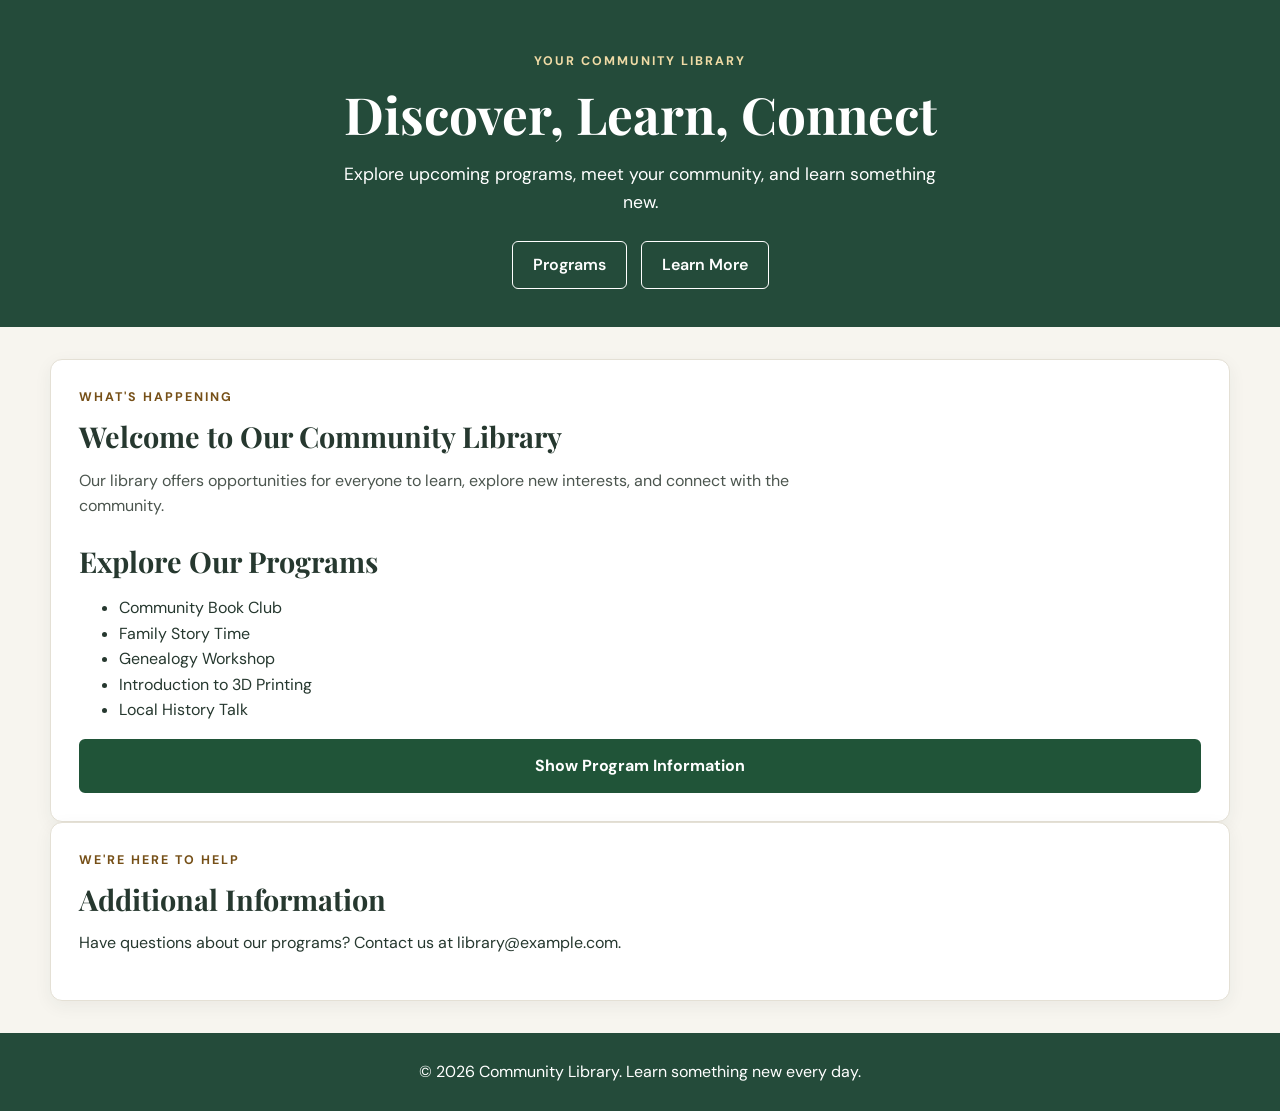
<file: exercise-10.html>
<!DOCTYPE html>
<html lang="en">
<head>
    <meta charset="UTF-8">
    <meta name="viewport" content="width=device-width, initial-scale=1.0">
    <meta name="description" content="Explore community library programs and learn more about upcoming events.">

    <title>Library Programs | Community Library</title>

    <link rel="stylesheet" href="exercise09.css">

    <link rel="preconnect" href="https://fonts.googleapis.com">
    <link rel="preconnect" href="https://fonts.gstatic.com" crossorigin>
    <link href="https://fonts.googleapis.com/css2?family=DM+Sans:wght@400;500;600;700&family=Playfair+Display:wght@600;700&display=swap" rel="stylesheet">

    <script src="script.js" defer></script>
</head>

<body>

    <a class="skip-link" href="#main-content">Skip to main content</a>

    <header id="main-header">
        <div class="header-content">
            <p class="eyebrow">YOUR COMMUNITY LIBRARY</p>

            <h1 id="main-heading">Discover, Learn, Connect</h1>

            <p class="header-description">
                Explore upcoming programs, meet your community, and learn something new.
            </p>

            <nav aria-label="Main navigation">
                <ul class="navigation">
                    <li><a href="#programs">Programs</a></li>
                    <li><a href="#information">Learn More</a></li>
                </ul>
            </nav>
        </div>
    </header>

    <main id="main-content" class="page-container">

        <section id="programs" class="content-box">
            <p class="eyebrow">WHAT'S HAPPENING</p>

            <h2>Welcome to Our Community Library</h2>

            <p class="section-intro">
                Our library offers opportunities for everyone to learn,
                explore new interests, and connect with the community.
            </p>

            <h2>Explore Our Programs</h2>

            <ul>
                <li>Community Book Club</li>
                <li>Family Story Time</li>
                <li>Genealogy Workshop</li>
                <li>Introduction to 3D Printing</li>
                <li>Local History Talk</li>
            </ul>

            <button type="button" id="info-button" aria-expanded="false" aria-controls="extra-info">
                Show Program Information
            </button>

            <div id="extra-info" hidden>
                <h2>Why Join Our Programs?</h2>

                <p>
                    Library programs are a great way to meet new people,
                    develop new skills, and discover something interesting.
                    There are activities for children, teens, adults, and families.
                </p>

                <p>
                    Everyone is welcome! We look forward to seeing you
                    at our next community event.
                </p>
            </div>
        </section>

        <section id="information" class="content-box">
            <p class="eyebrow">WE'RE HERE TO HELP</p>

            <h2>Additional Information</h2>

            <p>
                Have questions about our programs?
                Contact us at library@example.com.
            </p>
        </section>

    </main>

    <footer class="site-footer">
        <p>&copy; 2026 Community Library. Learn something new every day.</p>
    </footer>

</body>
</html>
</file>
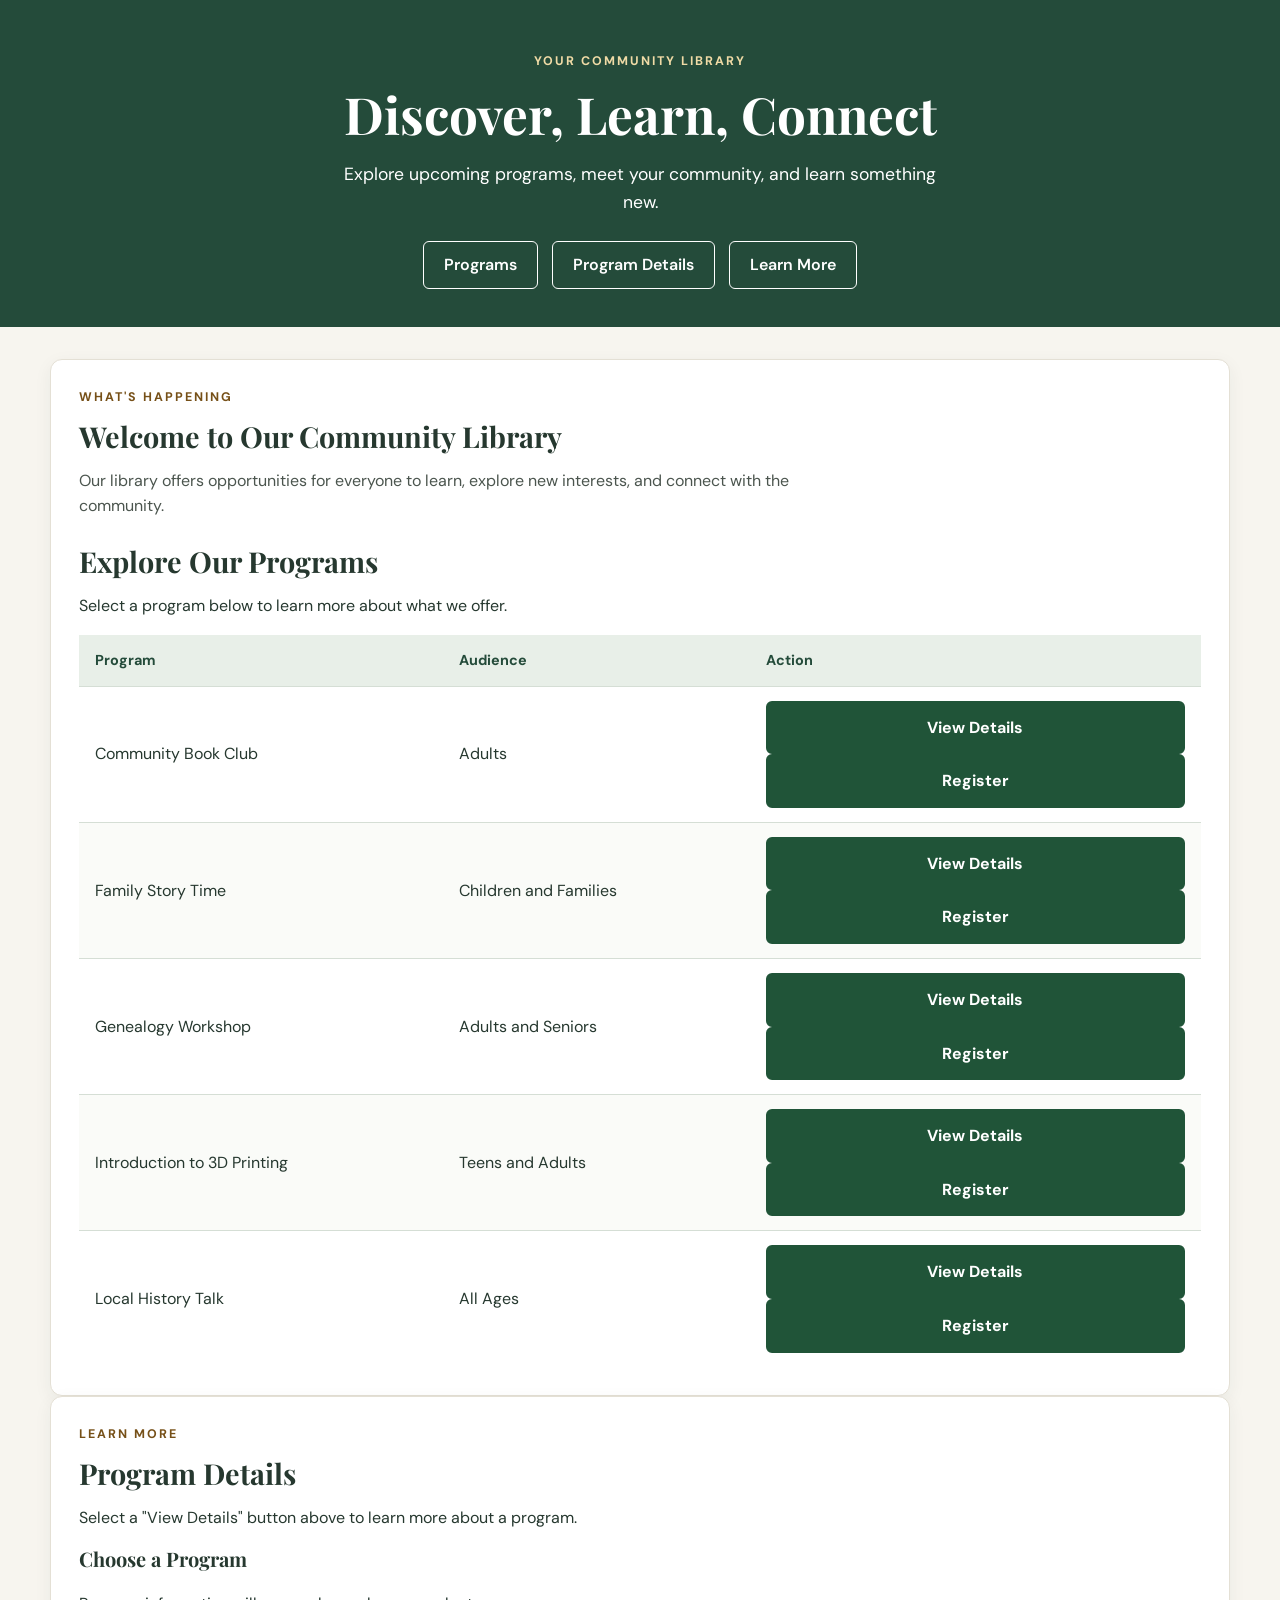
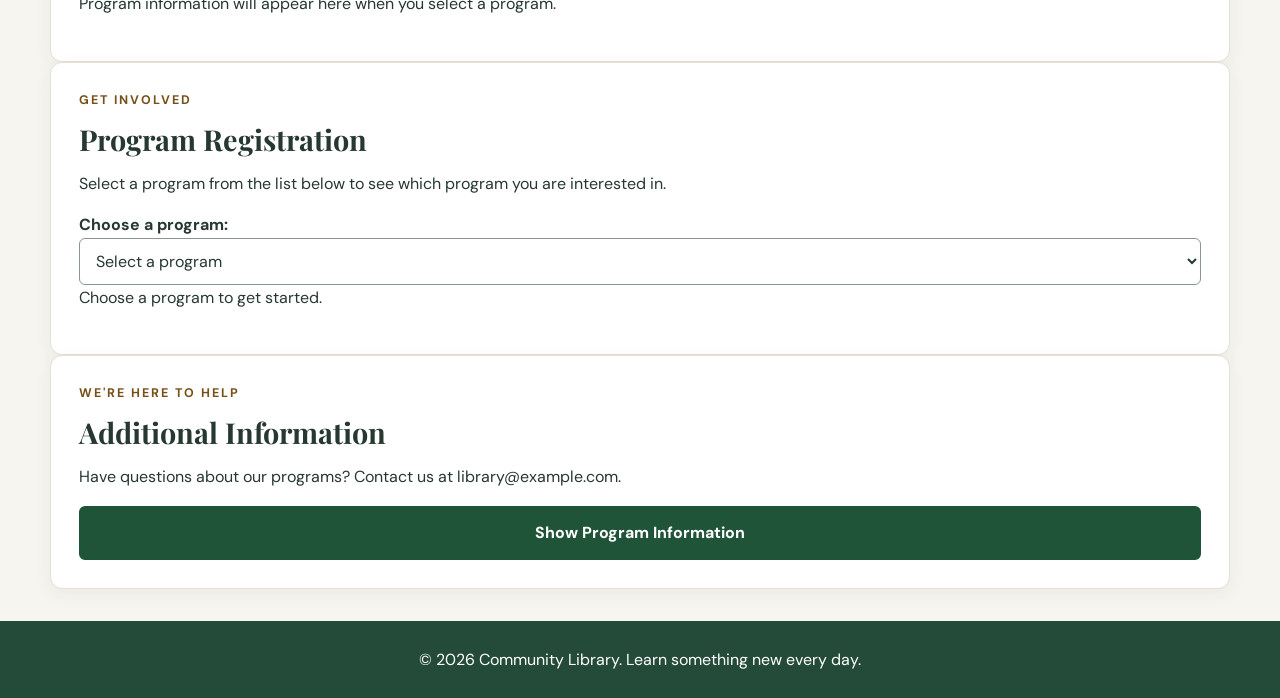
<file: exercise-11.html>
<!DOCTYPE html>
<html lang="en">
<head>
    <meta charset="UTF-8">
    <meta name="viewport" content="width=device-width, initial-scale=1.0">
    <meta name="description" content="Explore community library programs and learn more about upcoming events.">

    <title>Library Programs | Community Library</title>

    <link rel="stylesheet" href="exercise09.css">

    <link rel="preconnect" href="https://fonts.googleapis.com">
    <link rel="preconnect" href="https://fonts.gstatic.com" crossorigin>
    <link href="https://fonts.googleapis.com/css2?family=DM+Sans:wght@400;500;600;700&family=Playfair+Display:wght@600;700&display=swap" rel="stylesheet">

    <script src="script.js" defer></script>
</head>

<body>

    <a class="skip-link" href="#main-content">Skip to main content</a>

    <header id="main-header">
        <div class="header-content">
            <p class="eyebrow">YOUR COMMUNITY LIBRARY</p>

            <h1 id="main-heading">Discover, Learn, Connect</h1>

            <p class="header-description">
                Explore upcoming programs, meet your community, and learn something new.
            </p>

            <nav aria-label="Main navigation">
                <ul class="navigation">
                    <li><a href="#programs">Programs</a></li>
                    <li><a href="#program-details">Program Details</a></li>
                    <li><a href="#information">Learn More</a></li>
                </ul>
            </nav>
        </div>
    </header>

    <main id="main-content" class="page-container">

        <section id="programs" class="content-box">

            <p class="eyebrow">WHAT'S HAPPENING</p>

            <h2>Welcome to Our Community Library</h2>

            <p class="section-intro">
                Our library offers opportunities for everyone to learn,
                explore new interests, and connect with the community.
            </p>

            <h2>Explore Our Programs</h2>

            <p>
                Select a program below to learn more about what we offer.
            </p>

            <table>
                <thead>
                    <tr>
                        <th>Program</th>
                        <th>Audience</th>
                        <th>Action</th>
                    </tr>
                </thead>

                <tbody>
                    <tr>
                        <td>Community Book Club</td>
                        <td>Adults</td>
                        <td>
                            <button type="button" class="details-button"
                                data-program="book-club">
                                View Details
                            </button>
                            <button type="button" class="register-button"
                                data-program="book-club">
                                Register
                            </button>
                        </td>
                    </tr>

                    <tr>
                        <td>Family Story Time</td>
                        <td>Children and Families</td>
                        <td>
                            <button type="button" class="details-button"
                                data-program="story-time">
                                View Details
                            </button>
                            <button type="button" class="register-button"
                                data-program="story-time">
                                Register
                            </button>
                        </td>
                    </tr>

                    <tr>
                        <td>Genealogy Workshop</td>
                        <td>Adults and Seniors</td>
                        <td>
                            <button type="button" class="details-button"
                                data-program="genealogy">
                                View Details
                            </button>
                            <button type="button" class="register-button"
                                data-program="genealogy">
                                Register
                            </button>
                        </td>
                    </tr>

                    <tr>
                        <td>Introduction to 3D Printing</td>
                        <td>Teens and Adults</td>
                        <td>
                            <button type="button" class="details-button"
                                data-program="printing">
                                View Details
                            </button>
                            <button type="button" class="register-button"
                                data-program="printing">
                                Register
                            </button>
                        </td>
                    </tr>

                    <tr>
                        <td>Local History Talk</td>
                        <td>All Ages</td>
                        <td>
                            <button type="button" class="details-button"
                                data-program="history">
                                View Details
                            </button>
                            <button type="button" class="register-button"
                                data-program="history">
                                Register
                            </button>
                        </td>
                    </tr>
                </tbody>
            </table>

        </section>

        <!-- PROGRAM DETAILS SECTION -->

        <section id="program-details" class="content-box">

            <p class="eyebrow">LEARN MORE</p>

            <h2>Program Details</h2>

            <p>
                Select a "View Details" button above to learn more about a program.
            </p>

            <h3 id="program-title">Choose a Program</h3>

            <p id="program-description">
                Program information will appear here when you select a program.
            </p>

            <p id="program-audience"></p>

            <p id="program-bring"></p>

        </section>

        <!-- REGISTRATION SECTION -->

        <section id="registration" class="content-box">

            <p class="eyebrow">GET INVOLVED</p>

            <h2>Program Registration</h2>

            <p>
                Select a program from the list below to see which program
                you are interested in.
            </p>

            <form id="registration-form">

                <label for="program-select">Choose a program:</label>

                <select id="program-select" name="program">
                    <option value="">Select a program</option>
                    <option value="book-club">Community Book Club</option>
                    <option value="story-time">Family Story Time</option>
                    <option value="genealogy">Genealogy Workshop</option>
                    <option value="printing">Introduction to 3D Printing</option>
                    <option value="history">Local History Talk</option>
                </select>

                <p id="registration-message">
                    Choose a program to get started.
                </p>

            </form>

        </section>

        <section id="information" class="content-box">

            <p class="eyebrow">WE'RE HERE TO HELP</p>

            <h2>Additional Information</h2>

            <p>
                Have questions about our programs?
                Contact us at library@example.com.
            </p>

            <button type="button" id="info-button"
                aria-expanded="false" aria-controls="extra-info">
                Show Program Information
            </button>

            <div id="extra-info" hidden>

                <h2>Why Join Our Programs?</h2>

                <p>
                    Library programs are a great way to meet new people,
                    develop new skills, and discover something interesting.
                    There are activities for children, teens, adults, and families.
                </p>

                <p>
                    Everyone is welcome! We look forward to seeing you
                    at our next community event.
                </p>

            </div>

        </section>

    </main>

    <footer class="site-footer">
        <p>&copy; 2026 Community Library. Learn something new every day.</p>
    </footer>

</body>
</html>
</file>
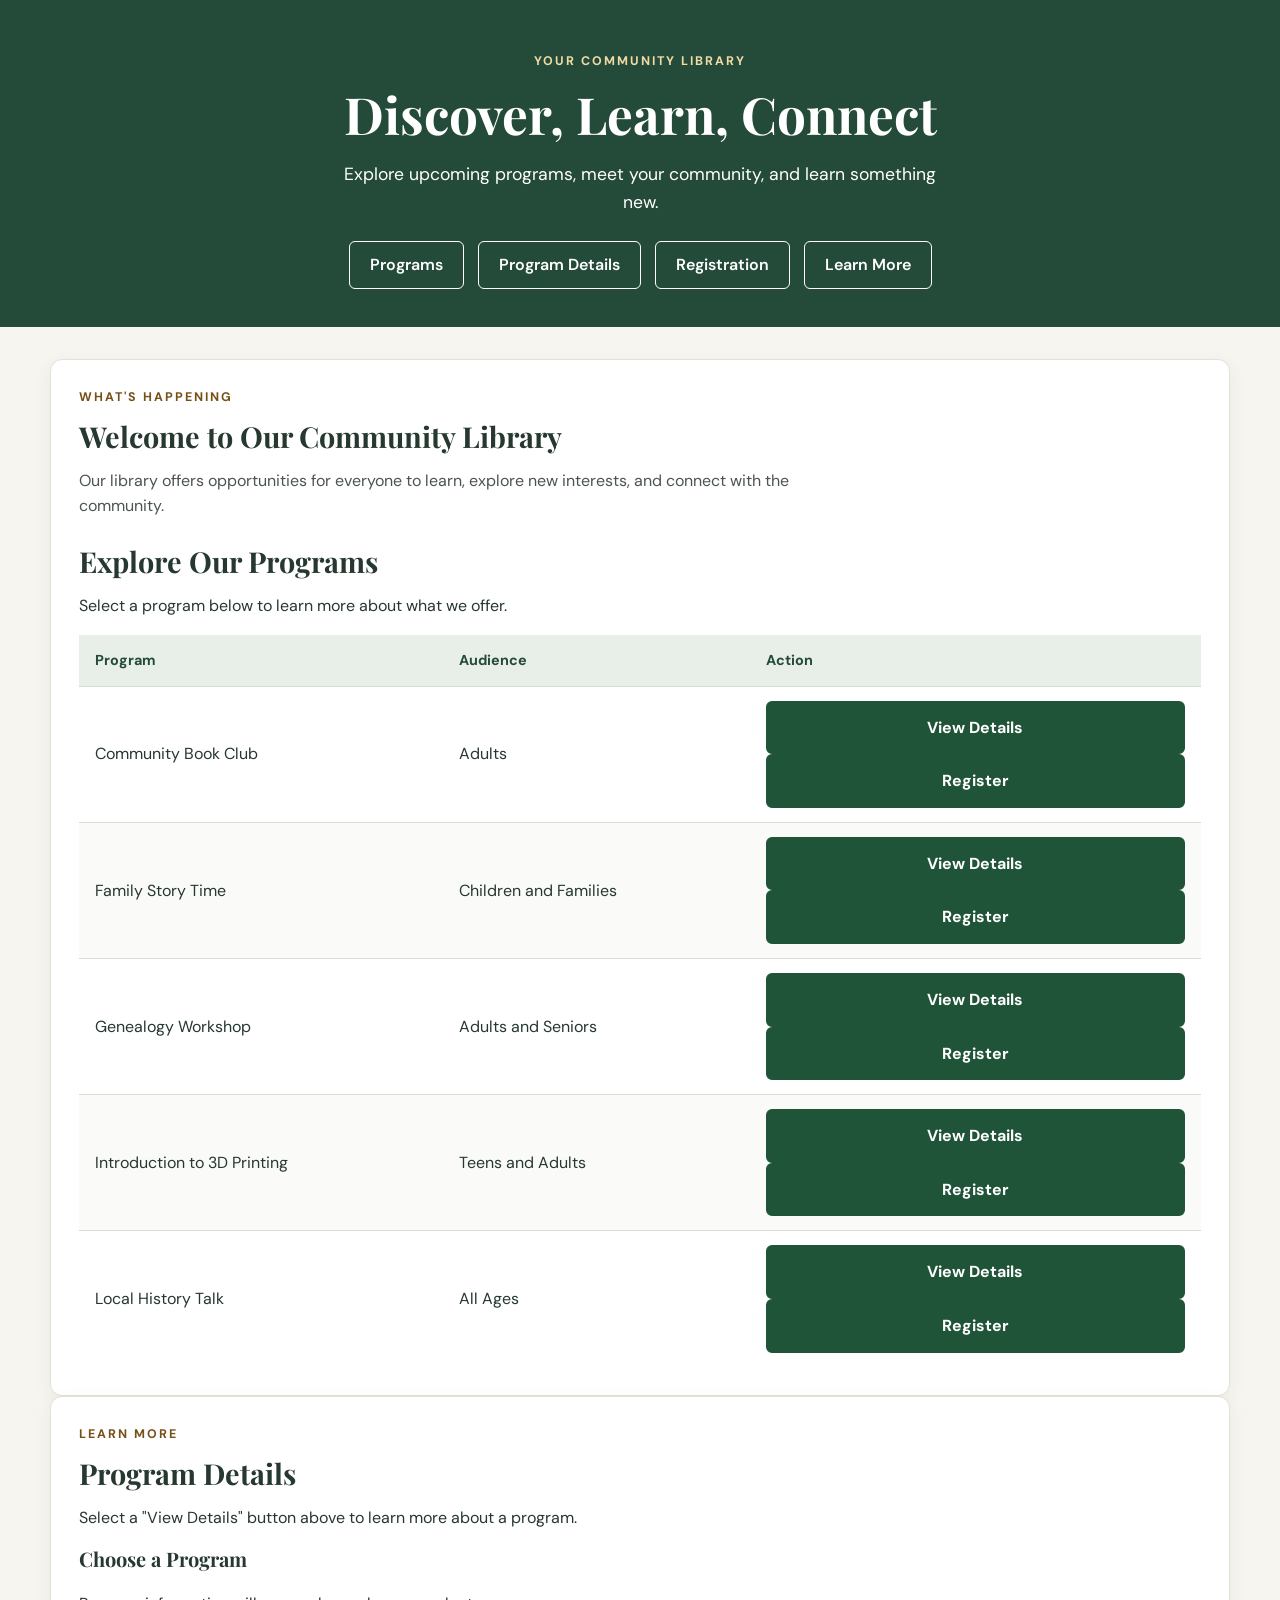
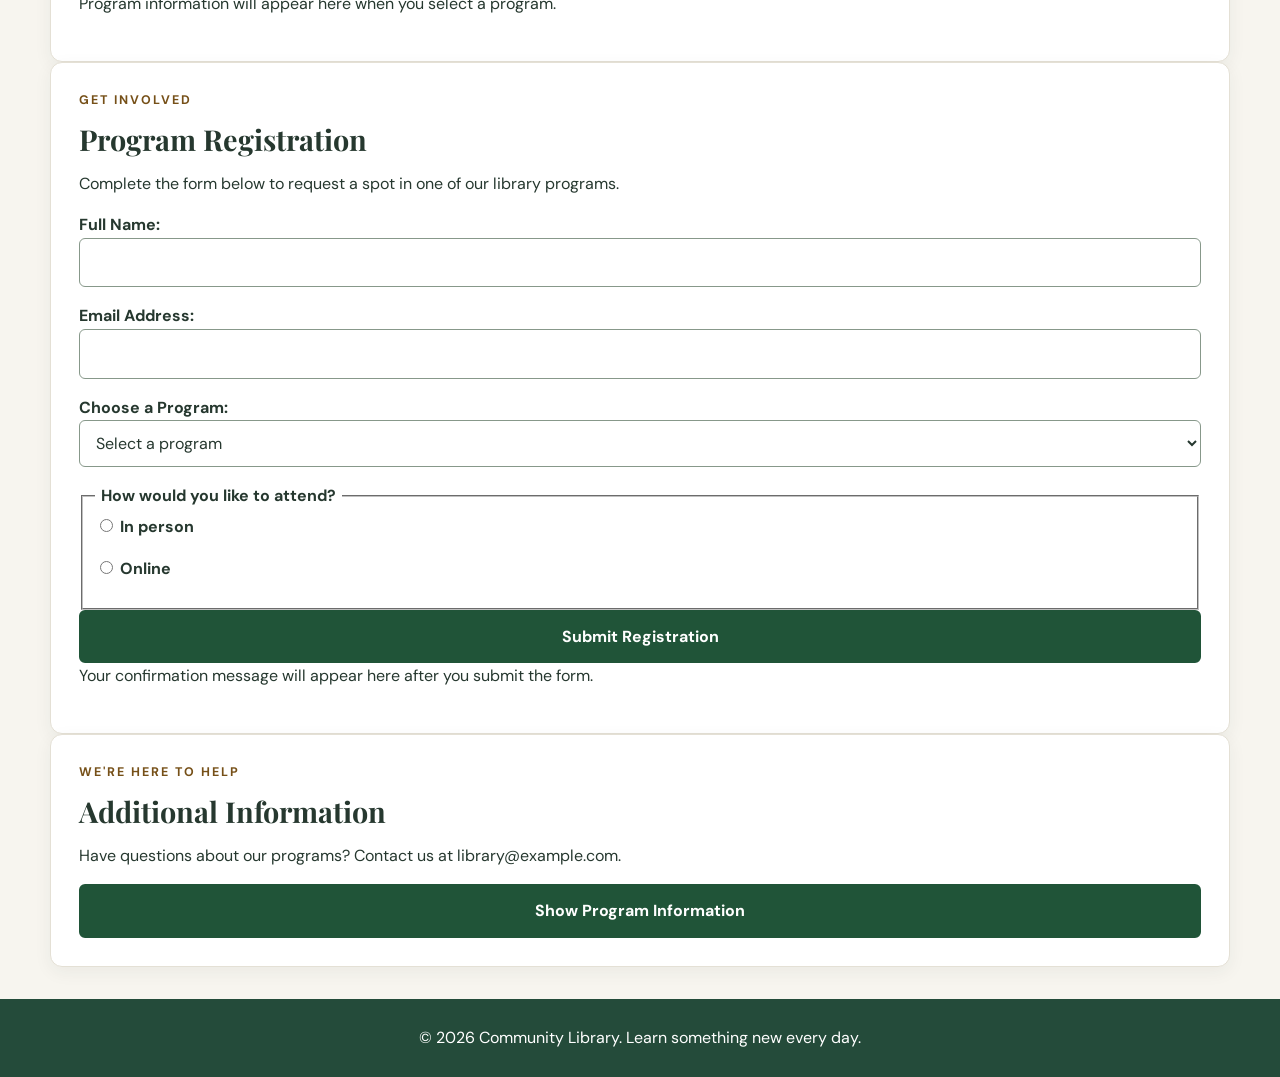
<file: exercise-12.html>
<!DOCTYPE html>
<html lang="en">
<head>
    <meta charset="UTF-8">
    <meta name="viewport" content="width=device-width, initial-scale=1.0">
    <meta name="description" content="Explore community library programs and learn more about upcoming events.">

    <title>Library Programs | Community Library</title>

    <link rel="stylesheet" href="exercise09.css">

    <link rel="preconnect" href="https://fonts.googleapis.com">
    <link rel="preconnect" href="https://fonts.gstatic.com" crossorigin>
    <link href="https://fonts.googleapis.com/css2?family=DM+Sans:wght@400;500;600;700&family=Playfair+Display:wght@600;700&display=swap" rel="stylesheet">

    <script src="script.js" defer></script>
</head>

<body>

    <a class="skip-link" href="#main-content">Skip to main content</a>

    <header id="main-header">
        <div class="header-content">
            <p class="eyebrow">YOUR COMMUNITY LIBRARY</p>

            <h1 id="main-heading">Discover, Learn, Connect</h1>

            <p class="header-description">
                Explore upcoming programs, meet your community, and learn something new.
            </p>

            <nav aria-label="Main navigation">
                <ul class="navigation">
                    <li><a href="#programs">Programs</a></li>
                    <li><a href="#program-details">Program Details</a></li>
                    <li><a href="#registration">Registration</a></li>
                    <li><a href="#information">Learn More</a></li>
                </ul>
            </nav>
        </div>
    </header>

    <main id="main-content" class="page-container">

        <section id="programs" class="content-box">

            <p class="eyebrow">WHAT'S HAPPENING</p>

            <h2>Welcome to Our Community Library</h2>

            <p class="section-intro">
                Our library offers opportunities for everyone to learn,
                explore new interests, and connect with the community.
            </p>

            <h2>Explore Our Programs</h2>

            <p>
                Select a program below to learn more about what we offer.
            </p>

            <table>
                <thead>
                    <tr>
                        <th>Program</th>
                        <th>Audience</th>
                        <th>Action</th>
                    </tr>
                </thead>

                <tbody>
                    <tr>
                        <td>Community Book Club</td>
                        <td>Adults</td>
                        <td>
                            <button type="button" class="details-button"
                                data-program="book-club">
                                View Details
                            </button>

                            <button type="button" class="register-button"
                                data-program="book-club">
                                Register
                            </button>
                        </td>
                    </tr>

                    <tr>
                        <td>Family Story Time</td>
                        <td>Children and Families</td>
                        <td>
                            <button type="button" class="details-button"
                                data-program="story-time">
                                View Details
                            </button>

                            <button type="button" class="register-button"
                                data-program="story-time">
                                Register
                            </button>
                        </td>
                    </tr>

                    <tr>
                        <td>Genealogy Workshop</td>
                        <td>Adults and Seniors</td>
                        <td>
                            <button type="button" class="details-button"
                                data-program="genealogy">
                                View Details
                            </button>

                            <button type="button" class="register-button"
                                data-program="genealogy">
                                Register
                            </button>
                        </td>
                    </tr>

                    <tr>
                        <td>Introduction to 3D Printing</td>
                        <td>Teens and Adults</td>
                        <td>
                            <button type="button" class="details-button"
                                data-program="printing">
                                View Details
                            </button>

                            <button type="button" class="register-button"
                                data-program="printing">
                                Register
                            </button>
                        </td>
                    </tr>

                    <tr>
                        <td>Local History Talk</td>
                        <td>All Ages</td>
                        <td>
                            <button type="button" class="details-button"
                                data-program="history">
                                View Details
                            </button>

                            <button type="button" class="register-button"
                                data-program="history">
                                Register
                            </button>
                        </td>
                    </tr>
                </tbody>
            </table>

        </section>

        <!-- PROGRAM DETAILS SECTION -->

        <section id="program-details" class="content-box">

            <p class="eyebrow">LEARN MORE</p>

            <h2>Program Details</h2>

            <p>
                Select a "View Details" button above to learn more about a program.
            </p>

            <h3 id="program-title">Choose a Program</h3>

            <p id="program-description">
                Program information will appear here when you select a program.
            </p>

            <p id="program-audience"></p>

            <p id="program-bring"></p>

        </section>

        <!-- REGISTRATION SECTION -->

        <section id="registration" class="content-box">

            <p class="eyebrow">GET INVOLVED</p>

            <h2>Program Registration</h2>

            <p>
                Complete the form below to request a spot in one of our library programs.
            </p>

            <form id="registration-form">

                <p>
                    <label for="name">Full Name:</label>
                    <input type="text" id="name" name="name" required>
                </p>

                <p>
                    <label for="email">Email Address:</label>
                    <input type="email" id="email" name="email" required>
                </p>

                <p>
                    <label for="program-select">Choose a Program:</label>

                    <select id="program-select" name="program" required>
                        <option value="">Select a program</option>
                        <option value="book-club">Community Book Club</option>
                        <option value="story-time">Family Story Time</option>
                        <option value="genealogy">Genealogy Workshop</option>
                        <option value="printing">Introduction to 3D Printing</option>
                        <option value="history">Local History Talk</option>
                    </select>
                </p>

                <fieldset>
                    <legend>How would you like to attend?</legend>

                    <p>
                        <input type="radio" id="in-person"
                            name="attendance" value="in person" required>
                        <label for="in-person">In person</label>
                    </p>

                    <p>
                        <input type="radio" id="online"
                            name="attendance" value="online">
                        <label for="online">Online</label>
                    </p>
                </fieldset>

                <button type="submit">Submit Registration</button>

            </form>

            <p id="registration-message" aria-live="polite">
                Your confirmation message will appear here after you submit the form.
            </p>

        </section>

        <!-- ADDITIONAL INFORMATION SECTION -->

        <section id="information" class="content-box">

            <p class="eyebrow">WE'RE HERE TO HELP</p>

            <h2>Additional Information</h2>

            <p>
                Have questions about our programs?
                Contact us at library@example.com.
            </p>

            <button type="button" id="info-button"
                aria-expanded="false" aria-controls="extra-info">
                Show Program Information
            </button>

            <div id="extra-info" hidden>

                <h2>Why Join Our Programs?</h2>

                <p>
                    Library programs are a great way to meet new people,
                    develop new skills, and discover something interesting.
                    There are activities for children, teens, adults, and families.
                </p>

                <p>
                    Everyone is welcome! We look forward to seeing you
                    at our next community event.
                </p>

            </div>

        </section>

    </main>

    <footer class="site-footer">
        <p>&copy; 2026 Community Library. Learn something new every day.</p>
    </footer>

</body>
</html>
</file>
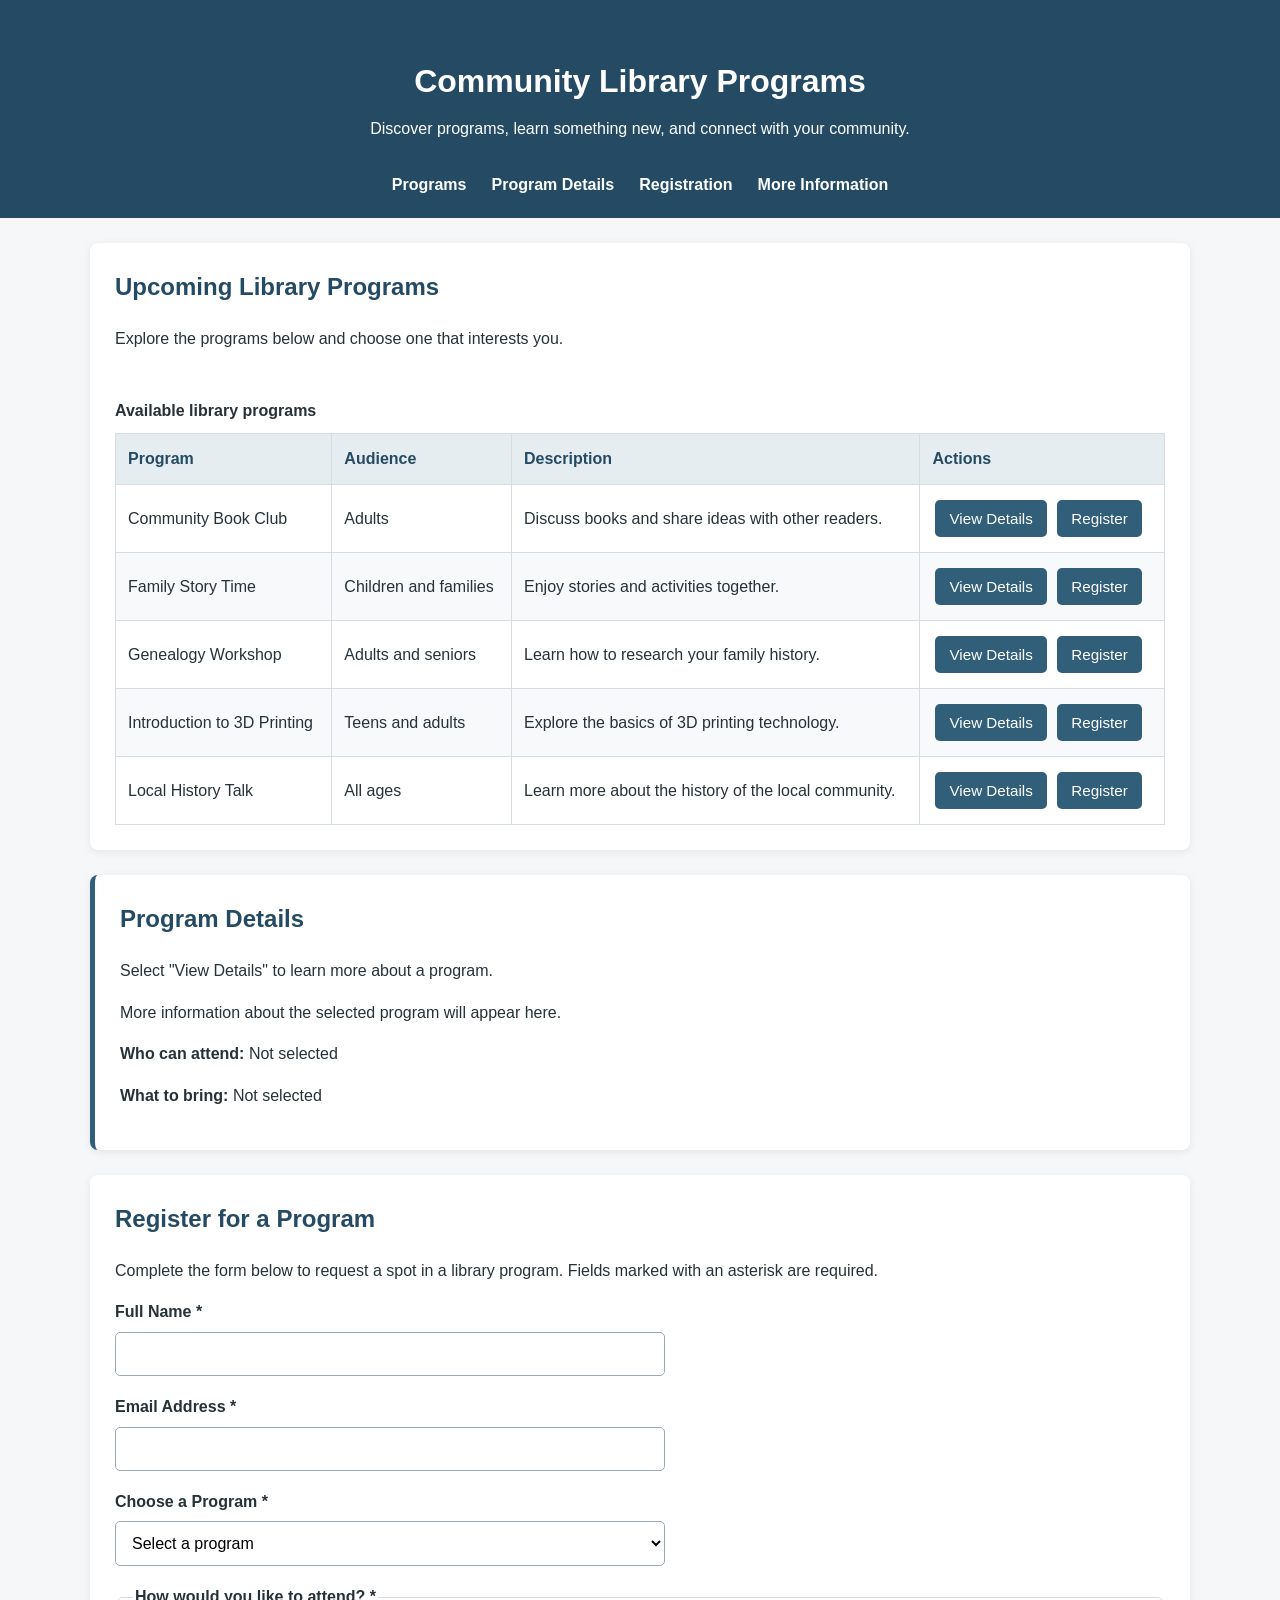
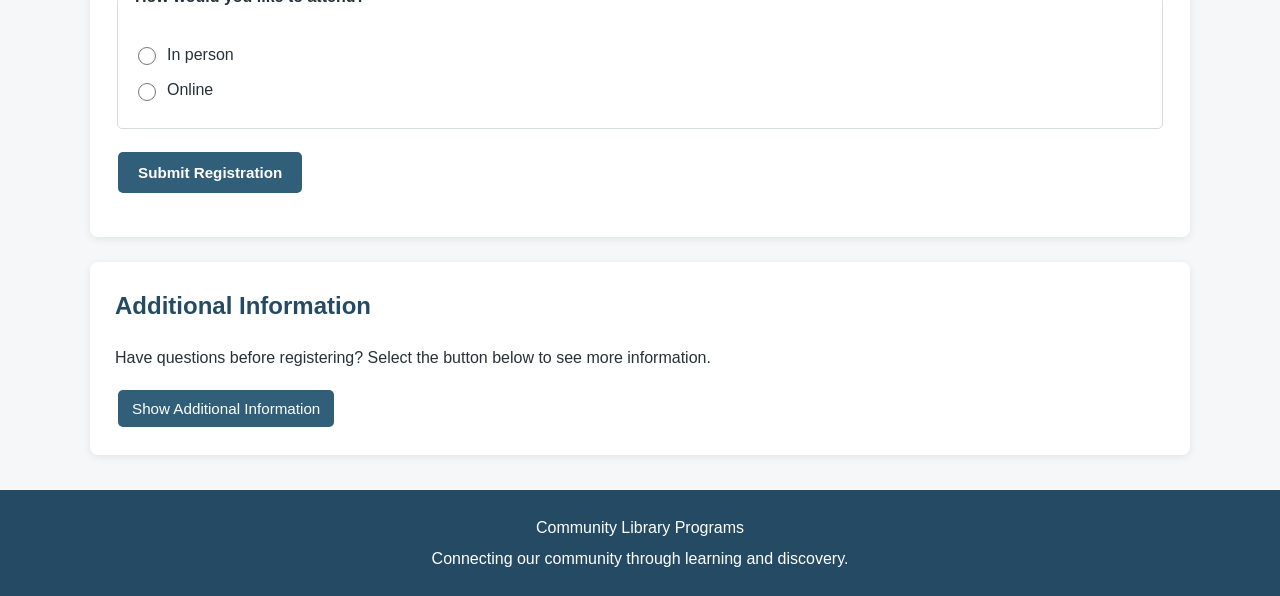
<file: exercise-13.html>
<!DOCTYPE html>
<html lang="en">
<head>
    <meta charset="UTF-8">
    <meta name="viewport" content="width=device-width, initial-scale=1.0">
    <meta name="description" content="Explore library programs, workshops, and events for the community.">
    <title>Library Programs</title>
    <link rel="stylesheet" href="exercise13.css">
    <script src="script(2).js" defer></script>
</head>

<body>
    <header class="site-header">
        <div class="container">
            <h1>Community Library Programs</h1>
            <p>Discover programs, learn something new, and connect with your community.</p>

            <nav aria-label="Main navigation">
                <ul>
                    <li><a href="#programs">Programs</a></li>
                    <li><a href="#details">Program Details</a></li>
                    <li><a href="#registration">Registration</a></li>
                    <li><a href="#information">More Information</a></li>
                </ul>
            </nav>
        </div>
    </header>

    <main class="container">
        <section id="programs" class="section">
            <h2>Upcoming Library Programs</h2>
            <p>Explore the programs below and choose one that interests you.</p>

            <div class="table-wrapper">
                <table>
                    <caption>Available library programs</caption>
                    <thead>
                        <tr>
                            <th scope="col">Program</th>
                            <th scope="col">Audience</th>
                            <th scope="col">Description</th>
                            <th scope="col">Actions</th>
                        </tr>
                    </thead>
                    <tbody>
                        <tr>
                            <td>Community Book Club</td>
                            <td>Adults</td>
                            <td>Discuss books and share ideas with other readers.</td>
                            <td>
                                <button type="button" class="details-button" data-program="book-club">View Details</button>
                                <button type="button" class="register-button" data-program="book-club">Register</button>
                            </td>
                        </tr>
                        <tr>
                            <td>Family Story Time</td>
                            <td>Children and families</td>
                            <td>Enjoy stories and activities together.</td>
                            <td>
                                <button type="button" class="details-button" data-program="story-time">View Details</button>
                                <button type="button" class="register-button" data-program="story-time">Register</button>
                            </td>
                        </tr>
                        <tr>
                            <td>Genealogy Workshop</td>
                            <td>Adults and seniors</td>
                            <td>Learn how to research your family history.</td>
                            <td>
                                <button type="button" class="details-button" data-program="genealogy">View Details</button>
                                <button type="button" class="register-button" data-program="genealogy">Register</button>
                            </td>
                        </tr>
                        <tr>
                            <td>Introduction to 3D Printing</td>
                            <td>Teens and adults</td>
                            <td>Explore the basics of 3D printing technology.</td>
                            <td>
                                <button type="button" class="details-button" data-program="printing">View Details</button>
                                <button type="button" class="register-button" data-program="printing">Register</button>
                            </td>
                        </tr>
                        <tr>
                            <td>Local History Talk</td>
                            <td>All ages</td>
                            <td>Learn more about the history of the local community.</td>
                            <td>
                                <button type="button" class="details-button" data-program="history">View Details</button>
                                <button type="button" class="register-button" data-program="history">Register</button>
                            </td>
                        </tr>
                    </tbody>
                </table>
            </div>
        </section>

        <section id="details" class="section details-card">
            <h2>Program Details</h2>
            <p id="program-title">Select "View Details" to learn more about a program.</p>
            <p id="program-description">More information about the selected program will appear here.</p>
            <p><strong>Who can attend:</strong> <span id="program-audience">Not selected</span></p>
            <p><strong>What to bring:</strong> <span id="program-bring">Not selected</span></p>
        </section>

        <section id="registration" class="section">
            <h2>Register for a Program</h2>
            <p>Complete the form below to request a spot in a library program. Fields marked with an asterisk are required.</p>

            <form id="registration-form">
                <div class="form-group">
                    <label for="name">Full Name *</label>
                    <input type="text" id="name" name="name" autocomplete="name" required>
                </div>

                <div class="form-group">
                    <label for="email">Email Address *</label>
                    <input type="email" id="email" name="email" autocomplete="email" required>
                </div>

                <div class="form-group">
                    <label for="program-select">Choose a Program *</label>
                    <select id="program-select" name="program" required>
                        <option value="">Select a program</option>
                        <option value="book-club">Community Book Club</option>
                        <option value="story-time">Family Story Time</option>
                        <option value="genealogy">Genealogy Workshop</option>
                        <option value="printing">Introduction to 3D Printing</option>
                        <option value="history">Local History Talk</option>
                    </select>
                </div>

                <fieldset class="form-group">
                    <legend>How would you like to attend? *</legend>
                    <label class="radio-label">
                        <input type="radio" name="attendance" value="in person" required>
                        In person
                    </label>
                    <label class="radio-label">
                        <input type="radio" name="attendance" value="online">
                        Online
                    </label>
                </fieldset>

                <button type="submit" class="submit-button">Submit Registration</button>
            </form>

            <p id="registration-message" class="message" role="status" aria-live="polite"></p>
        </section>

        <section id="information" class="section">
            <h2>Additional Information</h2>
            <p>Have questions before registering? Select the button below to see more information.</p>

            <button type="button" id="info-button" aria-expanded="false" aria-controls="extra-info">
                Show Additional Information
            </button>

            <div id="extra-info" hidden>
                <p>Library programs are designed to help community members learn, explore interests, and connect with others. Please contact the library for additional information about program dates, availability, or accommodations.</p>
            </div>
        </section>
    </main>

    <footer class="site-footer">
        <div class="container">
            <p>Community Library Programs</p>
            <p>Connecting our community through learning and discovery.</p>
        </div>
    </footer>
</body>
</html>
</file>
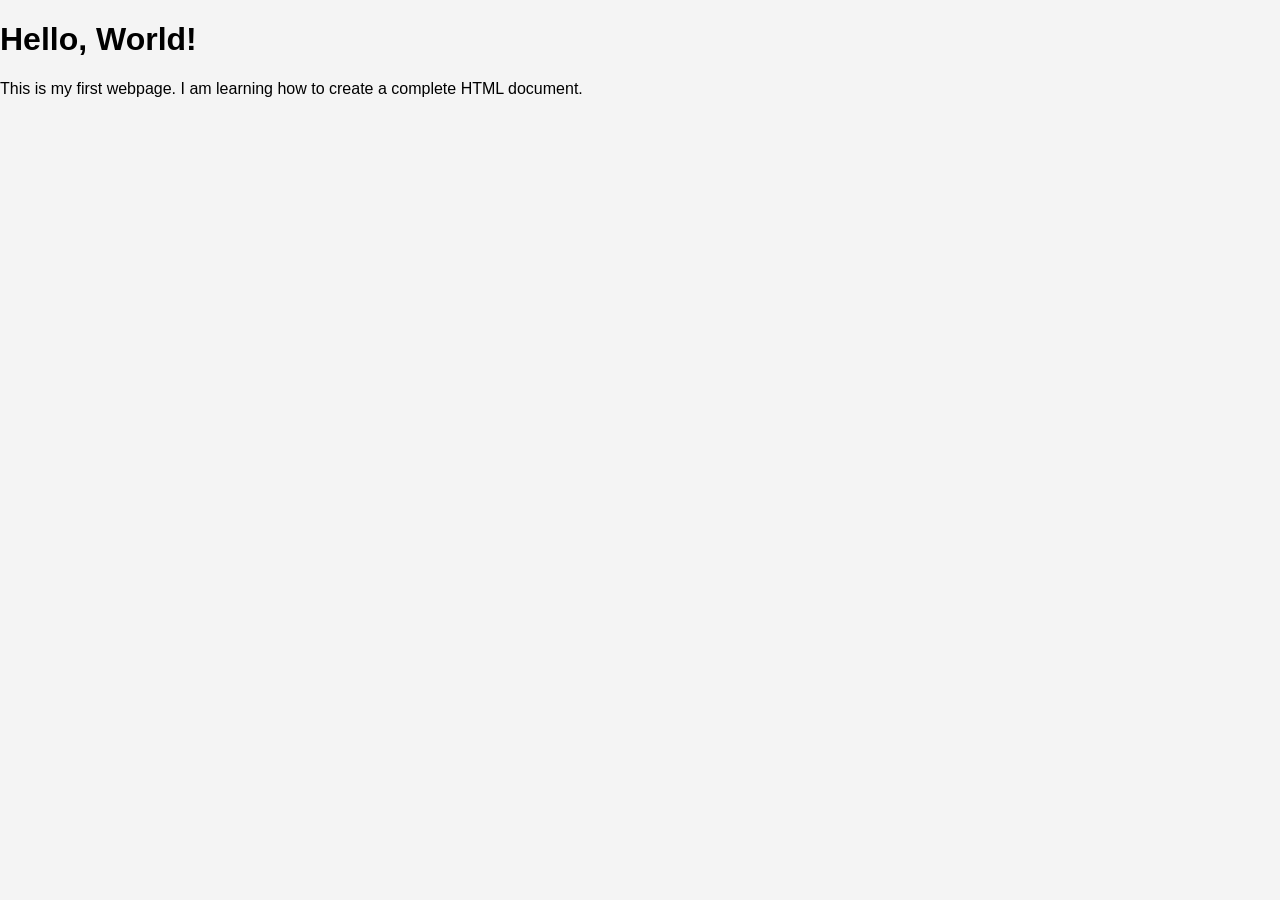
<file: exercise02.html>
<!DOCTYPE html>
<html lang="en">

<head>
    <meta charset="UTF-8">
    <meta name="description" content="My Hello World webpage">
    <title>Hello, World!</title>
    <link rel="stylesheet" href="style.css">
</head>

<body>

    <header>
        <h1>Hello, World!</h1>
    </header>

    <section>
        <article>
            <p>This is my first webpage. I am learning how to create a complete HTML document.</p>
        </article>
    </section>

</body>

</html>
</file>
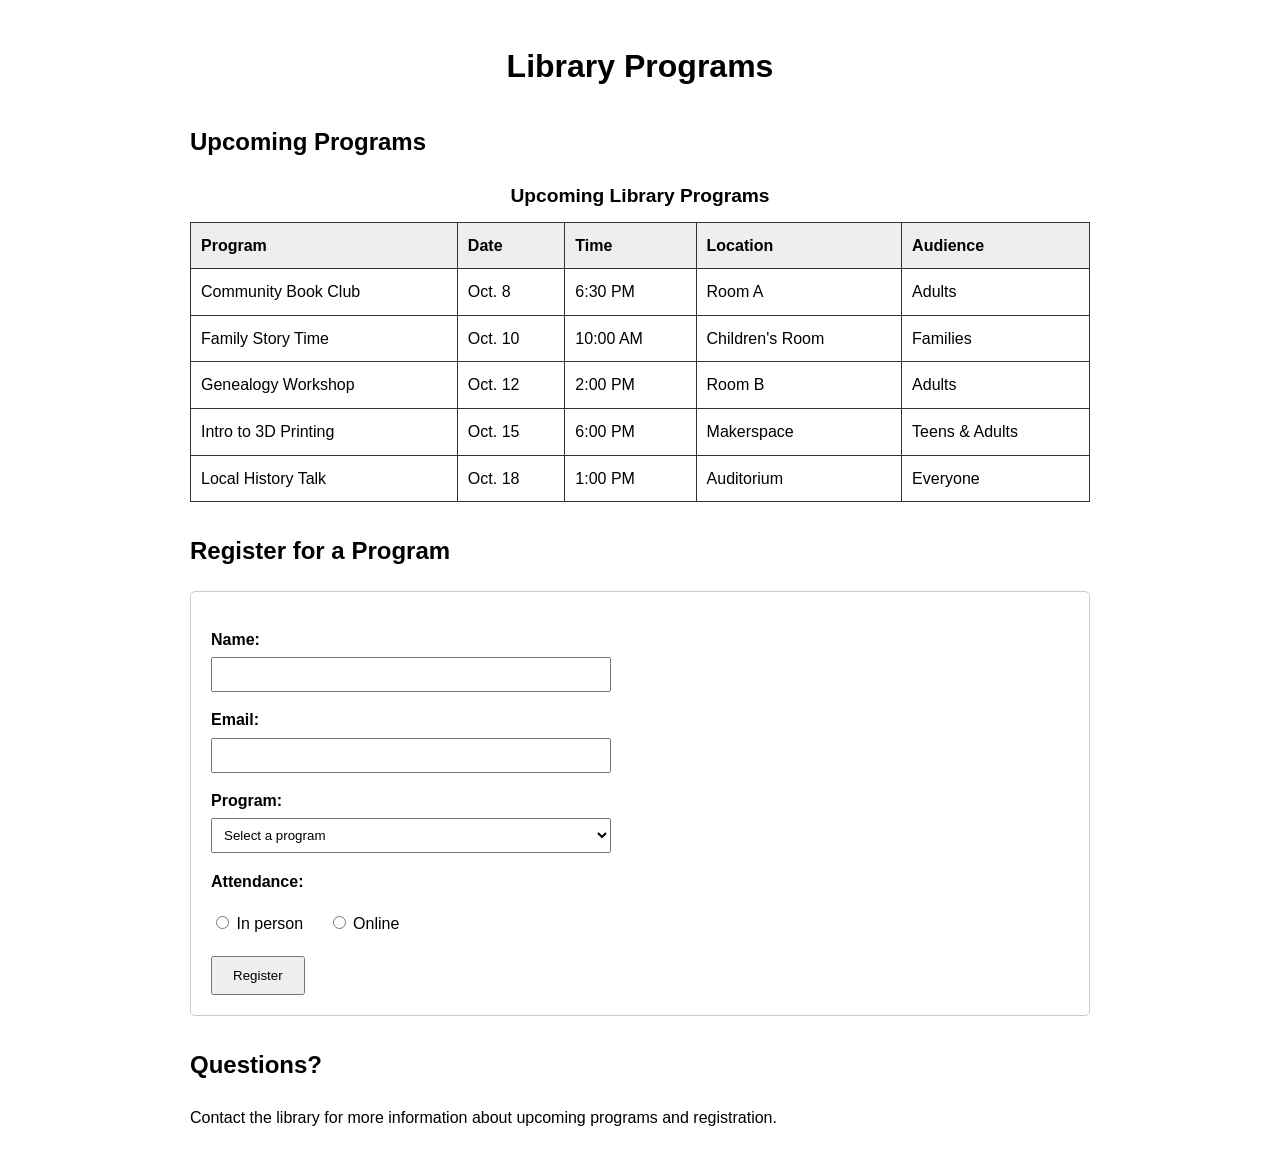
<file: exercise06.html>
<!DOCTYPE html>
<html lang="en">
<head>
    <meta charset="UTF-8">
    <meta name="viewport" content="width=device-width, initial-scale=1.0">
    <title>Library Programs</title>

    <style>
        body {
            font-family: Arial, sans-serif;
            max-width: 900px;
            margin: 0 auto;
            padding: 20px;
            line-height: 1.6;
        }

        h1 {
            text-align: center;
        }

        h2 {
            margin-top: 30px;
        }

        table {
            width: 100%;
            border-collapse: collapse;
            margin-top: 15px;
        }

        caption {
            font-size: 1.2em;
            font-weight: bold;
            margin-bottom: 10px;
        }

        th,
        td {
            border: 1px solid #333;
            padding: 10px;
            text-align: left;
        }

        th {
            background-color: #eeeeee;
        }

        form {
            margin-top: 15px;
            padding: 20px;
            border: 1px solid #ccc;
            border-radius: 5px;
        }

        label {
            display: block;
            margin-top: 15px;
            font-weight: bold;
        }

        input[type="text"],
        input[type="email"],
        select {
            width: 100%;
            max-width: 400px;
            padding: 8px;
            margin-top: 5px;
            box-sizing: border-box;
        }

        .radio-group {
            margin-top: 15px;
        }

        .radio-group label {
            display: inline;
            font-weight: normal;
            margin-right: 20px;
        }

        input[type="submit"] {
            margin-top: 20px;
            padding: 10px 20px;
            cursor: pointer;
        }

        .questions {
            margin-top: 30px;
        }
    </style>
</head>

<body>

    <h1>Library Programs</h1>

    <h2>Upcoming Programs</h2>

    <table>
        <caption>Upcoming Library Programs</caption>

        <thead>
            <tr>
                <th scope="col">Program</th>
                <th scope="col">Date</th>
                <th scope="col">Time</th>
                <th scope="col">Location</th>
                <th scope="col">Audience</th>
            </tr>
        </thead>

        <tbody>
            <tr>
                <td>Community Book Club</td>
                <td>Oct. 8</td>
                <td>6:30 PM</td>
                <td>Room A</td>
                <td>Adults</td>
            </tr>

            <tr>
                <td>Family Story Time</td>
                <td>Oct. 10</td>
                <td>10:00 AM</td>
                <td>Children's Room</td>
                <td>Families</td>
            </tr>

            <tr>
                <td>Genealogy Workshop</td>
                <td>Oct. 12</td>
                <td>2:00 PM</td>
                <td>Room B</td>
                <td>Adults</td>
            </tr>

            <tr>
                <td>Intro to 3D Printing</td>
                <td>Oct. 15</td>
                <td>6:00 PM</td>
                <td>Makerspace</td>
                <td>Teens &amp; Adults</td>
            </tr>

            <tr>
                <td>Local History Talk</td>
                <td>Oct. 18</td>
                <td>1:00 PM</td>
                <td>Auditorium</td>
                <td>Everyone</td>
            </tr>
        </tbody>
    </table>


    <h2>Register for a Program</h2>

    <form>
        <label for="name">Name:</label>
        <input type="text" id="name" name="name">

        <label for="email">Email:</label>
        <input type="text" id="email" name="email">

        <label for="program">Program:</label>
        <select id="program" name="program">
            <option value="">Select a program</option>
            <option value="book-club">Community Book Club</option>
            <option value="story-time">Family Story Time</option>
            <option value="genealogy">Genealogy Workshop</option>
            <option value="3d-printing">Intro to 3D Printing</option>
            <option value="history">Local History Talk</option>
        </select>

        <div class="radio-group">
            <p><strong>Attendance:</strong></p>

            <label>
                <input type="radio" name="attendance" value="in-person">
                In person
            </label>

            <label>
                <input type="radio" name="attendance" value="online">
                Online
            </label>
        </div>

        <input type="submit" value="Register">
    </form>


    <div class="questions">
        <h2>Questions?</h2>
        <p>Contact the library for more information about upcoming programs and registration.</p>
    </div>

</body>
</html>
</file>
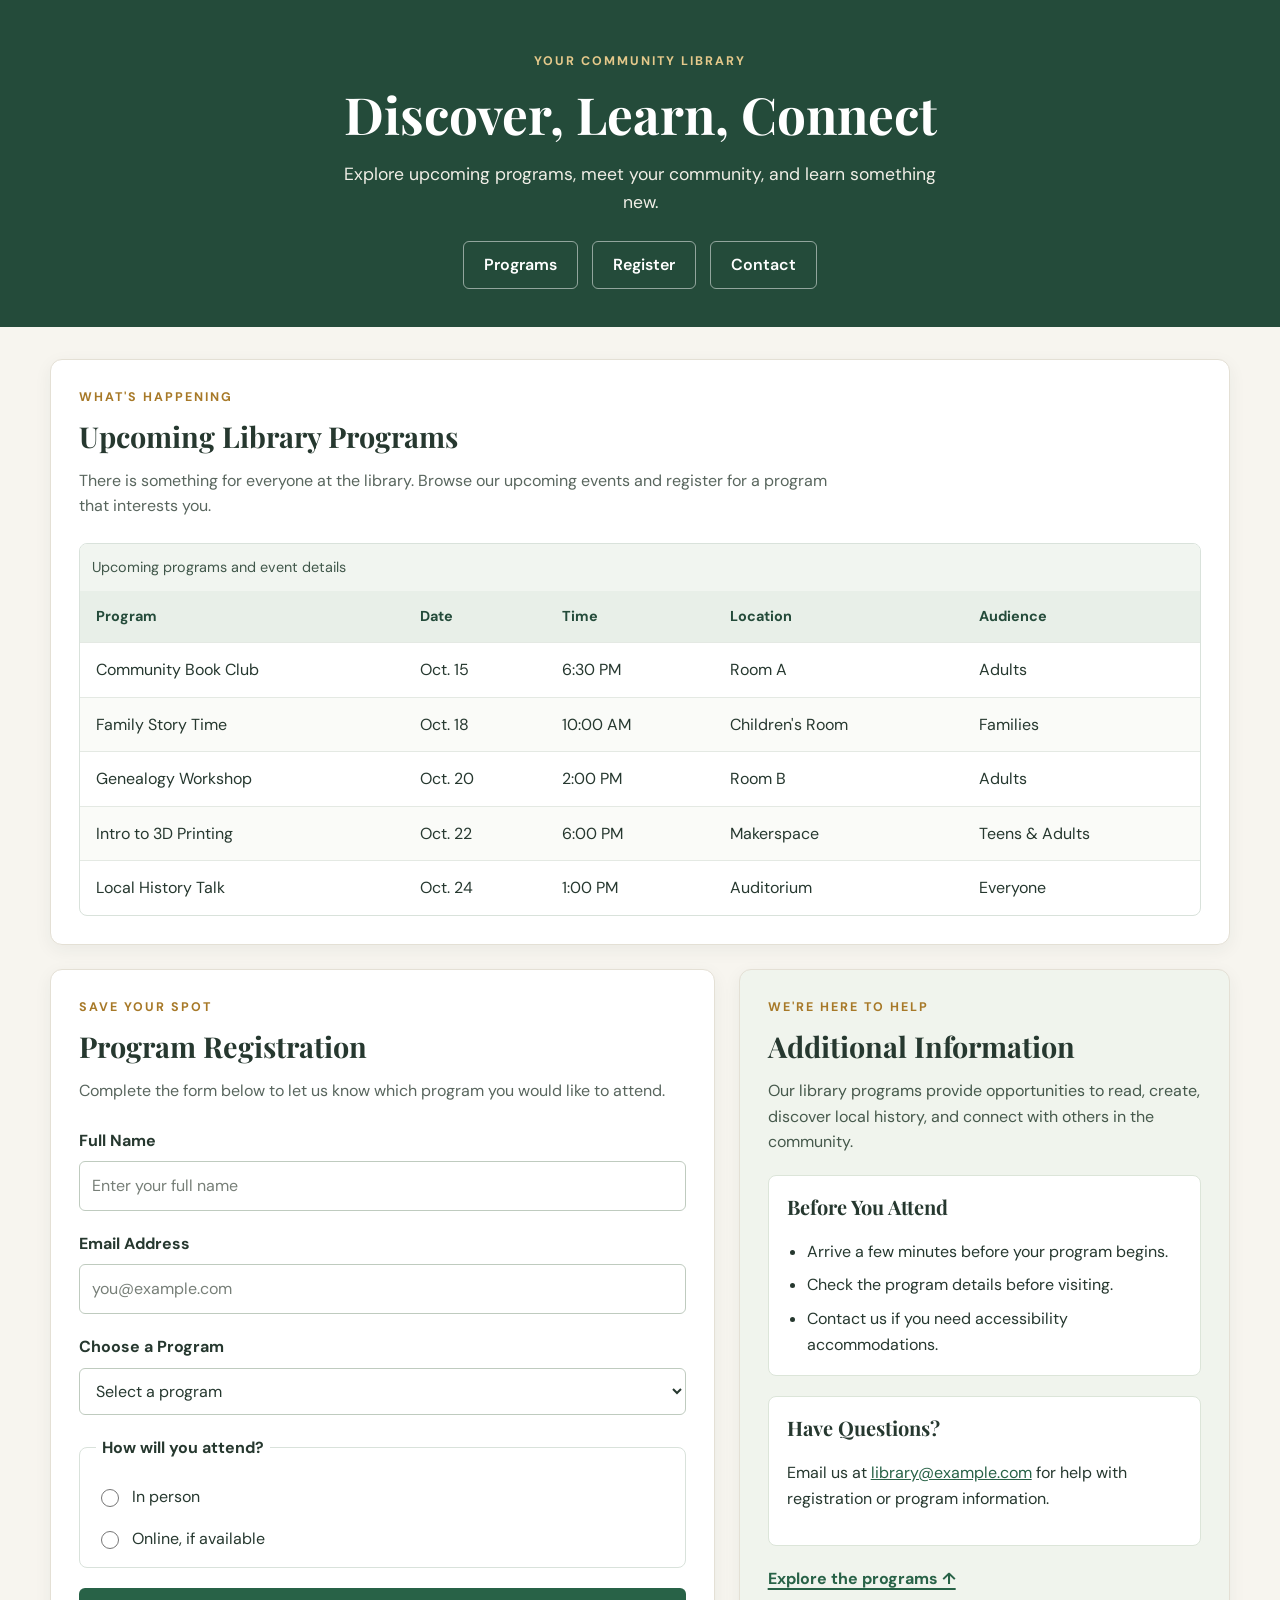
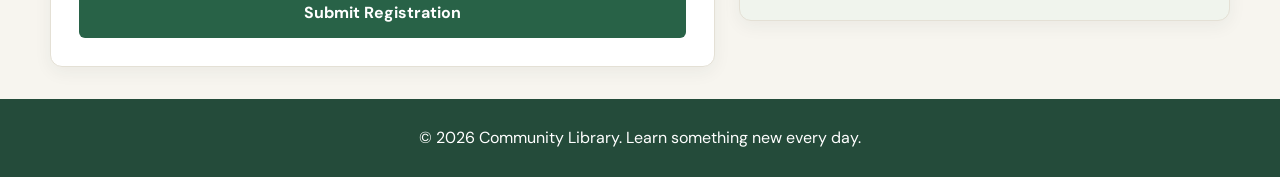
<file: exercise08.html>
<!DOCTYPE html>
<html lang="en">
<head>
    <meta charset="UTF-8">
    <meta name="viewport" content="width=device-width, initial-scale=1.0">
    <meta name="description" content="Explore upcoming community library programs and register for an event.">
    <title>Library Programs | Community Library</title>
    <link rel="stylesheet" href="exercise08.css">
    <link rel="preconnect" href="https://fonts.googleapis.com">
    <link rel="preconnect" href="https://fonts.gstatic.com" crossorigin>
    <link href="https://fonts.googleapis.com/css2?family=DM+Sans:wght@400;500;600;700&family=Playfair+Display:wght@600;700&display=swap" rel="stylesheet">
</head>

<body>
    <header id="main-header">
        <div class="header-content">
            <p class="eyebrow">YOUR COMMUNITY LIBRARY</p>
            <h1>Discover, Learn, Connect</h1>
            <p class="header-description">
                Explore upcoming programs, meet your community, and learn something new.
            </p>

            <nav aria-label="Main navigation">
                <ul class="navigation">
                    <li><a href="#programs">Programs</a></li>
                    <li><a href="#registration">Register</a></li>
                    <li><a href="#information">Contact</a></li>
                </ul>
            </nav>
        </div>
    </header>

    <main class="page-container">
        <section id="programs" class="content-box">
            <p class="eyebrow">WHAT'S HAPPENING</p>
            <h2>Upcoming Library Programs</h2>
            <p class="section-intro">
                There is something for everyone at the library. Browse our upcoming
                events and register for a program that interests you.
            </p>

            <div class="table-wrapper">
                <table>
                    <caption>Upcoming programs and event details</caption>
                    <thead>
                        <tr>
                            <th scope="col">Program</th>
                            <th scope="col">Date</th>
                            <th scope="col">Time</th>
                            <th scope="col">Location</th>
                            <th scope="col">Audience</th>
                        </tr>
                    </thead>
                    <tbody>
                        <tr>
                            <td>Community Book Club</td>
                            <td>Oct. 15</td>
                            <td>6:30 PM</td>
                            <td>Room A</td>
                            <td>Adults</td>
                        </tr>
                        <tr>
                            <td>Family Story Time</td>
                            <td>Oct. 18</td>
                            <td>10:00 AM</td>
                            <td>Children's Room</td>
                            <td>Families</td>
                        </tr>
                        <tr>
                            <td>Genealogy Workshop</td>
                            <td>Oct. 20</td>
                            <td>2:00 PM</td>
                            <td>Room B</td>
                            <td>Adults</td>
                        </tr>
                        <tr>
                            <td>Intro to 3D Printing</td>
                            <td>Oct. 22</td>
                            <td>6:00 PM</td>
                            <td>Makerspace</td>
                            <td>Teens &amp; Adults</td>
                        </tr>
                        <tr>
                            <td>Local History Talk</td>
                            <td>Oct. 24</td>
                            <td>1:00 PM</td>
                            <td>Auditorium</td>
                            <td>Everyone</td>
                        </tr>
                    </tbody>
                </table>
            </div>
        </section>

        <div class="page-layout">
            <section id="registration" class="content-box registration-box">
                <p class="eyebrow">SAVE YOUR SPOT</p>
                <h2>Program Registration</h2>
                <p class="section-intro">
                    Complete the form below to let us know which program you would
                    like to attend.
                </p>

                <form action="#" method="get">
                    <div class="form-group">
                        <label for="full-name">Full Name</label>
                        <input
                            type="text"
                            id="full-name"
                            name="full-name"
                            autocomplete="name"
                            placeholder="Enter your full name"
                            required
                        >
                    </div>

                    <div class="form-group">
                        <label for="email">Email Address</label>
                        <input
                            type="email"
                            id="email"
                            name="email"
                            autocomplete="email"
                            placeholder="you@example.com"
                            required
                        >
                    </div>

                    <div class="form-group">
                        <label for="program">Choose a Program</label>
                        <select id="program" name="program" required>
                            <option value="">Select a program</option>
                            <option value="book-club">Community Book Club</option>
                            <option value="story-time">Family Story Time</option>
                            <option value="genealogy">Genealogy Workshop</option>
                            <option value="3d-printing">Intro to 3D Printing</option>
                            <option value="local-history">Local History Talk</option>
                        </select>
                    </div>

                    <fieldset class="form-group">
                        <legend>How will you attend?</legend>

                        <label class="radio-option">
                            <input
                                type="radio"
                                name="attendance"
                                value="in-person"
                                required
                            >
                            In person
                        </label>

                        <label class="radio-option">
                            <input
                                type="radio"
                                name="attendance"
                                value="online"
                            >
                            Online, if available
                        </label>
                    </fieldset>

                    <button type="submit">Submit Registration</button>
                </form>
            </section>

            <aside id="information" class="content-box info-box">
                <p class="eyebrow">WE'RE HERE TO HELP</p>
                <h2>Additional Information</h2>
                <p>
                    Our library programs provide opportunities to read, create,
                    discover local history, and connect with others in the community.
                </p>

                <div class="info-card">
                    <h3>Before You Attend</h3>
                    <ul>
                        <li>Arrive a few minutes before your program begins.</li>
                        <li>Check the program details before visiting.</li>
                        <li>Contact us if you need accessibility accommodations.</li>
                    </ul>
                </div>

                <div class="info-card">
                    <h3>Have Questions?</h3>
                    <p>
                        Email us at
                        <a href="mailto:library@example.com">library@example.com</a>
                        for help with registration or program information.
                    </p>
                </div>

                <a class="text-link" href="#programs">Explore the programs ↑</a>
            </aside>
        </div>
    </main>

    <footer class="site-footer">
        <p>&copy; 2026 Community Library. Learn something new every day.</p>
    </footer>
</body>
</html>
</file>
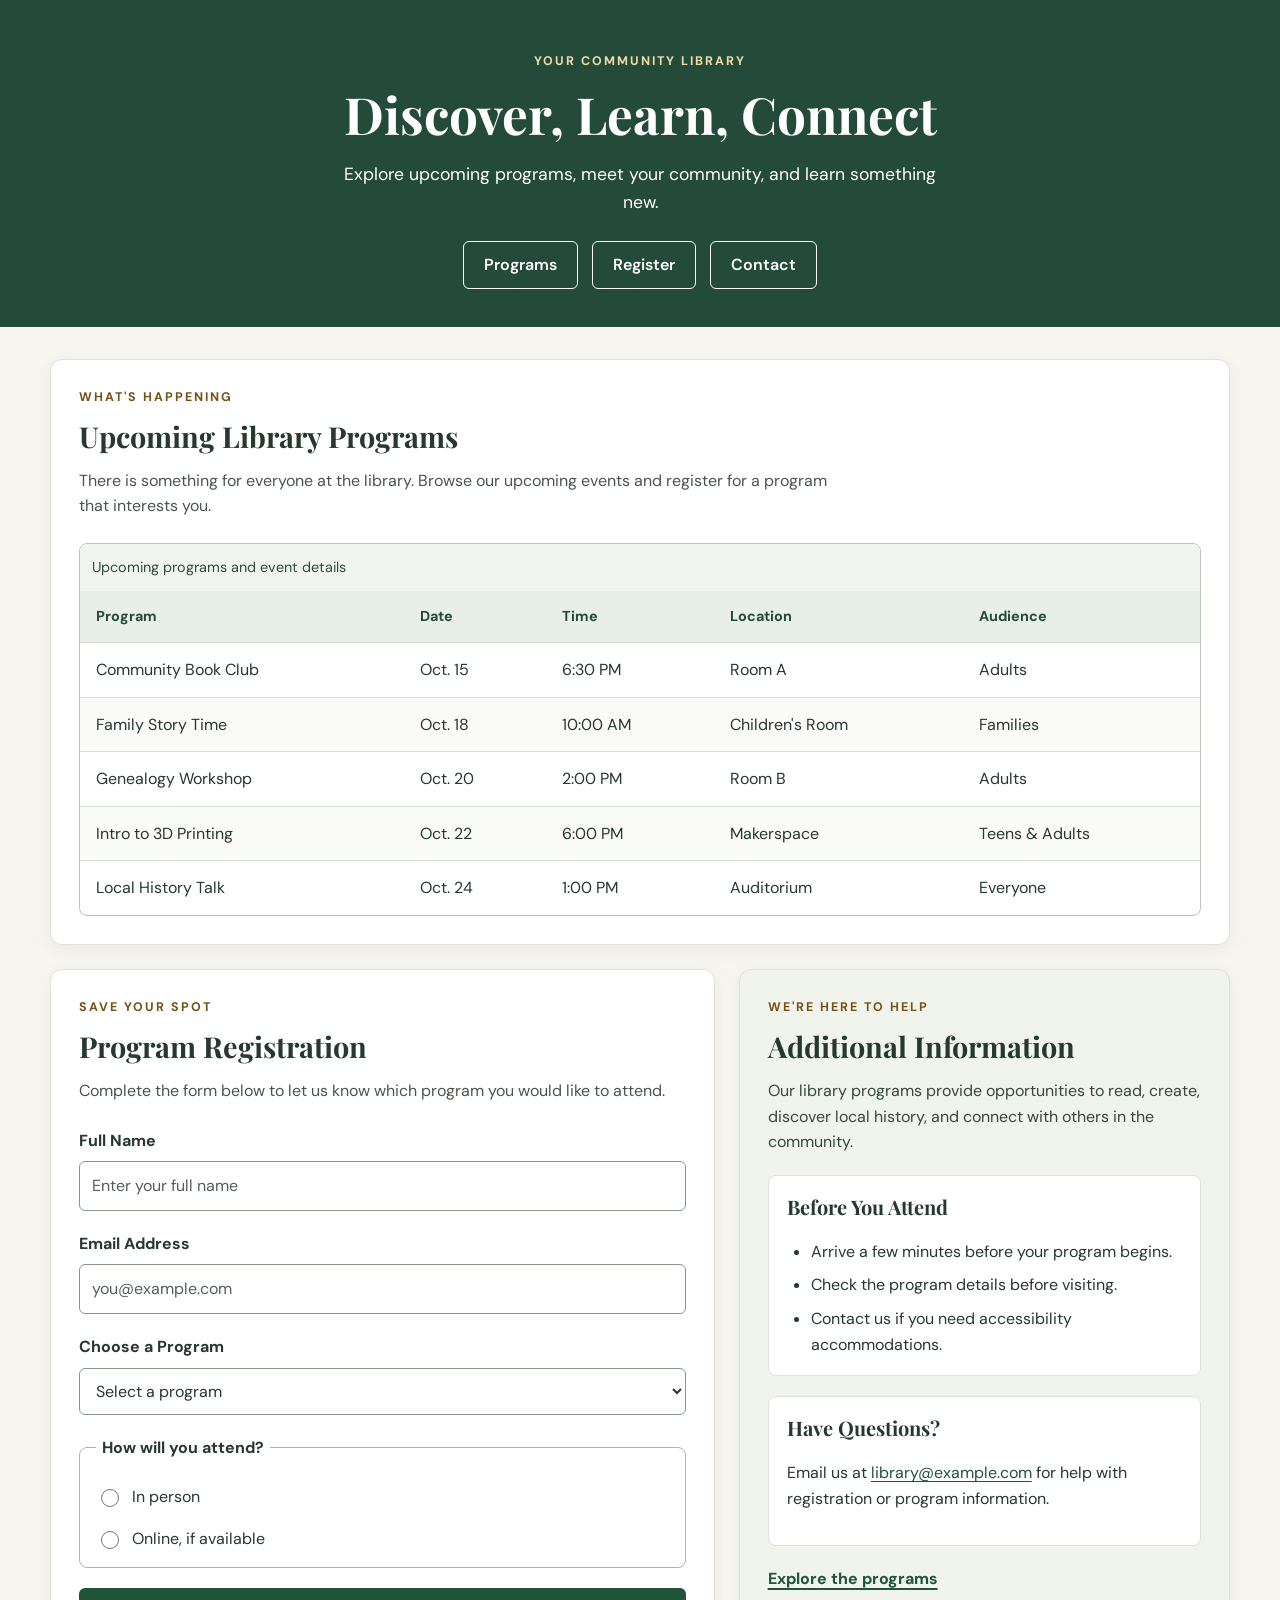
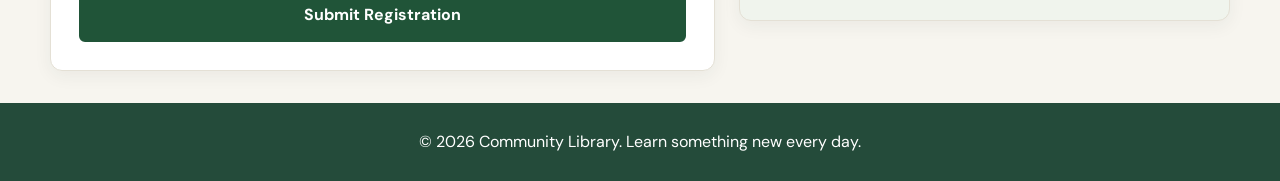
<file: exercise09.html>
<!DOCTYPE html>
<html lang="en">
<head>
    <meta charset="UTF-8">
    <meta name="viewport" content="width=device-width, initial-scale=1.0">
    <meta name="description" content="Explore upcoming community library programs and register for an event.">
    <title>Library Programs | Community Library</title>

    <link rel="stylesheet" href="exercise09.css">

    <link rel="preconnect" href="https://fonts.googleapis.com">
    <link rel="preconnect" href="https://fonts.gstatic.com" crossorigin>
    <link href="https://fonts.googleapis.com/css2?family=DM+Sans:wght@400;500;600;700&family=Playfair+Display:wght@600;700&display=swap" rel="stylesheet">
</head>

<body>
    <a class="skip-link" href="#main-content">Skip to main content</a>

    <header id="main-header">
        <div class="header-content">
            <p class="eyebrow">YOUR COMMUNITY LIBRARY</p>
            <h1>Discover, Learn, Connect</h1>
            <p class="header-description">
                Explore upcoming programs, meet your community, and learn something new.
            </p>

            <nav aria-label="Main navigation">
                <ul class="navigation">
                    <li><a href="#programs">Programs</a></li>
                    <li><a href="#registration">Register</a></li>
                    <li><a href="#information">Contact</a></li>
                </ul>
            </nav>
        </div>
    </header>

    <main id="main-content" class="page-container">
        <section id="programs" class="content-box" aria-labelledby="programs-heading">
            <p class="eyebrow">WHAT'S HAPPENING</p>
            <h2 id="programs-heading">Upcoming Library Programs</h2>
            <p class="section-intro">
                There is something for everyone at the library. Browse our upcoming
                events and register for a program that interests you.
            </p>

            <div class="table-wrapper"
                 role="region"
                 aria-label="Upcoming library programs table. Scroll horizontally to view all columns."
                 tabindex="0">
                <table>
                    <caption>Upcoming programs and event details</caption>
                    <thead>
                        <tr>
                            <th scope="col">Program</th>
                            <th scope="col">Date</th>
                            <th scope="col">Time</th>
                            <th scope="col">Location</th>
                            <th scope="col">Audience</th>
                        </tr>
                    </thead>
                    <tbody>
                        <tr>
                            <td>Community Book Club</td>
                            <td>Oct. 15</td>
                            <td>6:30 PM</td>
                            <td>Room A</td>
                            <td>Adults</td>
                        </tr>
                        <tr>
                            <td>Family Story Time</td>
                            <td>Oct. 18</td>
                            <td>10:00 AM</td>
                            <td>Children's Room</td>
                            <td>Families</td>
                        </tr>
                        <tr>
                            <td>Genealogy Workshop</td>
                            <td>Oct. 20</td>
                            <td>2:00 PM</td>
                            <td>Room B</td>
                            <td>Adults</td>
                        </tr>
                        <tr>
                            <td>Intro to 3D Printing</td>
                            <td>Oct. 22</td>
                            <td>6:00 PM</td>
                            <td>Makerspace</td>
                            <td>Teens &amp; Adults</td>
                        </tr>
                        <tr>
                            <td>Local History Talk</td>
                            <td>Oct. 24</td>
                            <td>1:00 PM</td>
                            <td>Auditorium</td>
                            <td>Everyone</td>
                        </tr>
                    </tbody>
                </table>
            </div>
        </section>

        <div class="page-layout">
            <section id="registration" class="content-box registration-box"
                     aria-labelledby="registration-heading">
                <p class="eyebrow">SAVE YOUR SPOT</p>
                <h2 id="registration-heading">Program Registration</h2>
                <p class="section-intro">
                    Complete the form below to let us know which program you would
                    like to attend.
                </p>

                <form action="#" method="get">
                    <div class="form-group">
                        <label for="full-name">Full Name</label>
                        <input
                            type="text"
                            id="full-name"
                            name="full-name"
                            autocomplete="name"
                            placeholder="Enter your full name"
                            required
                        >
                    </div>

                    <div class="form-group">
                        <label for="email">Email Address</label>
                        <input
                            type="email"
                            id="email"
                            name="email"
                            autocomplete="email"
                            placeholder="you@example.com"
                            required
                        >
                    </div>

                    <div class="form-group">
                        <label for="program">Choose a Program</label>
                        <select id="program" name="program" required>
                            <option value="">Select a program</option>
                            <option value="book-club">Community Book Club</option>
                            <option value="story-time">Family Story Time</option>
                            <option value="genealogy">Genealogy Workshop</option>
                            <option value="3d-printing">Intro to 3D Printing</option>
                            <option value="local-history">Local History Talk</option>
                        </select>
                    </div>

                    <fieldset class="form-group">
                        <legend>How will you attend?</legend>

                        <label class="radio-option">
                            <input
                                type="radio"
                                name="attendance"
                                value="in-person"
                                required
                            >
                            In person
                        </label>

                        <label class="radio-option">
                            <input
                                type="radio"
                                name="attendance"
                                value="online"
                            >
                            Online, if available
                        </label>
                    </fieldset>

                    <button type="submit">Submit Registration</button>
                </form>
            </section>

            <aside id="information" class="content-box info-box"
                   aria-labelledby="information-heading">
                <p class="eyebrow">WE'RE HERE TO HELP</p>
                <h2 id="information-heading">Additional Information</h2>
                <p>
                    Our library programs provide opportunities to read, create,
                    discover local history, and connect with others in the community.
                </p>

                <div class="info-card">
                    <h3>Before You Attend</h3>
                    <ul>
                        <li>Arrive a few minutes before your program begins.</li>
                        <li>Check the program details before visiting.</li>
                        <li>Contact us if you need accessibility accommodations.</li>
                    </ul>
                </div>

                <div class="info-card">
                    <h3>Have Questions?</h3>
                    <p>
                        Email us at
                        <a href="mailto:library@example.com">library@example.com</a>
                        for help with registration or program information.
                    </p>
                </div>

                <a class="text-link" href="#programs">Explore the programs</a>
            </aside>
        </div>
    </main>

    <footer class="site-footer">
        <p>&copy; 2026 Community Library. Learn something new every day.</p>
    </footer>
</body>
</html>
</file>
<file: exercise09.css>
/* General page styles */
* {
    box-sizing: border-box;
}

html {
    scroll-behavior: smooth;
    scroll-padding-top: 20px;
}

body {
    margin: 0;
    background-color: #f7f5ef;
    color: #26382f;
    font-family: "DM Sans", sans-serif;
    font-size: 16px;
    line-height: 1.6;
}

h1,
h2,
h3 {
    font-family: "Playfair Display", serif;
    line-height: 1.25;
}

h1 {
    margin: 10px 0 14px;
    font-size: clamp(2rem, 4vw, 3.4rem);
}

h2 {
    margin: 0 0 14px;
    font-size: 1.8rem;
}

h3 {
    margin-top: 0;
    font-size: 1.25rem;
}

p {
    margin-top: 0;
}

/* Accessibility improvement: skip link */
.skip-link {
    position: absolute;
    top: -100px;
    left: 12px;
    z-index: 1000;
    padding: 12px 18px;
    background-color: #ffffff;
    color: #193f2c;
    border: 3px solid #193f2c;
    border-radius: 6px;
    font-weight: 700;
}

.skip-link:focus {
    top: 12px;
}

/* Links and keyboard focus */
a {
    color: #205438;
    text-underline-offset: 3px;
}

a:hover {
    color: #654000;
}

a:focus-visible,
button:focus-visible,
input:focus-visible,
select:focus-visible,
.table-wrapper:focus-visible,
.skip-link:focus-visible {
    outline: 3px solid #765018;
    outline-offset: 4px;
}

a:focus-visible,
button:focus-visible,
input:focus-visible,
select:focus-visible {
    border-radius: 4px;
}

/* Header */
#main-header {
    padding: 52px 24px 38px;
    background-color: #244b3a;
    color: #ffffff;
    text-align: center;
}

.header-content {
    max-width: 900px;
    margin: 0 auto;
}

.eyebrow {
    margin-bottom: 10px;
    color: #765018;
    font-size: 0.78rem;
    font-weight: 700;
    letter-spacing: 2px;
}

#main-header .eyebrow {
    color: #f0dba6;
}

.header-description {
    max-width: 620px;
    margin: 0 auto 25px;
    color: #ffffff;
    font-size: 1.1rem;
}

/* Navigation */
.navigation {
    display: flex;
    justify-content: center;
    flex-wrap: wrap;
    gap: 14px;
    margin: 25px 0 0;
    padding: 0;
    list-style: none;
}

.navigation a {
    display: inline-block;
    padding: 10px 20px;
    border: 1px solid #ffffff;
    border-radius: 6px;
    color: #ffffff;
    text-decoration: none;
    font-weight: 600;
}

.navigation a:hover,
.navigation a:focus-visible {
    background-color: #f0dfb4;
    color: #193f2c;
}

/* Main content */
.page-container {
    width: min(1180px, calc(100% - 40px));
    margin: 32px auto;
}

.content-box {
    min-width: 0;
    padding: 28px;
    border: 1px solid #e4e0d5;
    border-radius: 12px;
    background-color: #ffffff;
    box-shadow: 0 5px 18px rgba(38, 56, 47, 0.06);
}

.section-intro {
    max-width: 760px;
    margin-bottom: 24px;
    color: #4b554e;
}

/* Programs table */
.table-wrapper {
    width: 100%;
    max-width: 100%;
    overflow-x: auto;
    border: 1px solid #b7c8ba;
    border-radius: 8px;
    -webkit-overflow-scrolling: touch;
}

table {
    width: 100%;
    min-width: 620px;
    border-collapse: collapse;
    text-align: left;
}

caption {
    padding: 12px;
    background-color: #f1f5f0;
    color: #344a3b;
    text-align: left;
    font-size: 0.9rem;
}

th,
td {
    padding: 14px 16px;
    border-bottom: 1px solid #d5ded5;
}

th {
    background-color: #e8efe8;
    color: #244b3a;
    font-size: 0.9rem;
}

tbody tr:nth-child(even) {
    background-color: #fafbf8;
}

tbody tr:hover {
    background-color: #f0f5ed;
}

tbody tr:last-child td {
    border-bottom: none;
}

/* Registration and information layout */
.page-layout {
    display: flex;
    align-items: flex-start;
    gap: 24px;
    margin-top: 24px;
}

.registration-box {
    flex: 1.4;
    min-width: 0;
}

.info-box {
    flex: 1;
    min-width: 0;
    background-color: #f0f4ed;
}

.info-box > p:not(.eyebrow) {
    color: #35483b;
}

.info-card {
    margin-top: 20px;
    padding: 18px;
    border: 1px solid #dce5d9;
    border-radius: 8px;
    background-color: #ffffff;
}

.info-card ul {
    margin-bottom: 0;
    padding-left: 24px;
}

.info-card li {
    margin-bottom: 8px;
}

.info-card li:last-child {
    margin-bottom: 0;
}

.text-link {
    display: inline-block;
    margin-top: 20px;
    font-weight: 700;
    text-decoration-thickness: 2px;
    text-underline-offset: 4px;
}

/* Registration form */
.form-group {
    display: flex;
    flex-direction: column;
    gap: 8px;
    margin: 0 0 20px;
}

label,
legend {
    font-weight: 700;
}

input[type="text"],
input[type="email"],
select {
    width: 100%;
    min-height: 46px;
    padding: 11px 12px;
    border: 1px solid #87988a;
    border-radius: 6px;
    background-color: #ffffff;
    color: #26382f;
    font: inherit;
}

input::placeholder {
    color: #555f58;
    opacity: 1;
}

input:focus,
select:focus {
    border-color: #205438;
}

fieldset.form-group {
    padding: 16px;
    border: 1px solid #aab9ad;
    border-radius: 8px;
}

fieldset legend {
    padding: 0 6px;
}

.radio-option {
    display: flex;
    align-items: center;
    gap: 10px;
    margin-top: 8px;
    font-weight: 400;
}

.radio-option input {
    width: 18px;
    height: 18px;
    accent-color: #205438;
}

button {
    width: 100%;
    min-height: 48px;
    padding: 12px 18px;
    border: 2px solid #205438;
    border-radius: 6px;
    background-color: #205438;
    color: #ffffff;
    font: inherit;
    font-weight: 700;
    cursor: pointer;
}

button:hover {
    background-color: #193f2c;
    border-color: #193f2c;
}

/* Footer */
.site-footer {
    padding: 26px 20px;
    background-color: #244b3a;
    color: #ffffff;
    text-align: center;
}

.site-footer p {
    margin: 0;
}

/* Tablet responsive styles */
@media (max-width: 900px) {
    .page-container {
        width: calc(100% - 32px);
        margin: 24px auto;
    }

    .content-box {
        padding: 22px;
    }

    .page-layout {
        flex-direction: column;
        gap: 20px;
    }

    .registration-box,
    .info-box {
        width: 100%;
        flex: auto;
    }

    .table-wrapper {
        overflow-x: auto;
    }

    table {
        min-width: 620px;
    }
}

/* Mobile responsive styles */
@media (max-width: 480px) {
    #main-header {
        padding: 32px 16px 26px;
    }

    #main-header h1 {
        font-size: 2rem;
    }

    .header-description {
        font-size: 1rem;
    }

    .navigation {
        flex-direction: column;
        gap: 8px;
        margin-top: 20px;
    }

    .navigation li,
    .navigation a {
        width: 100%;
    }

    .navigation a {
        padding: 11px;
    }

    .page-container {
        width: calc(100% - 20px);
        margin: 16px auto;
    }

    .content-box {
        padding: 16px;
        border-radius: 9px;
    }

    h2 {
        font-size: 1.5rem;
    }

    h3 {
        font-size: 1.15rem;
    }

    .eyebrow {
        font-size: 0.7rem;
        letter-spacing: 1.5px;
    }

    .section-intro {
        margin-bottom: 18px;
    }

    input[type="text"],
    input[type="email"],
    select {
        min-height: 48px;
        font-size: 16px;
    }

    button {
        min-height: 48px;
        font-size: 16px;
    }

    fieldset.form-group {
        padding: 12px;
    }

    .info-card {
        padding: 14px;
    }

    th,
    td {
        padding: 12px;
    }

    .site-footer {
        padding: 20px 14px;
        font-size: 0.9rem;
    }
}

/* Respect users who prefer reduced motion */
@media (prefers-reduced-motion: reduce) {
    html {
        scroll-behavior: auto;
    }

    *,
    *::before,
    *::after {
        animation-duration: 0.01ms !important;
        animation-iteration-count: 1 !important;
        transition-duration: 0.01ms !important;
    }
}
</file>
<file: exercise13.css>
/* General page styles */
* {
    box-sizing: border-box;
}

html {
    scroll-behavior: smooth;
}

body {
    margin: 0;
    font-family: Arial, Helvetica, sans-serif;
    line-height: 1.6;
    color: #263238;
    background-color: #f5f7f8;
}

.container {
    width: 90%;
    max-width: 1100px;
    margin: 0 auto;
}

/* Header and navigation */
.site-header {
    background-color: #244b63;
    color: white;
    padding: 35px 0 20px;
    text-align: center;
}

.site-header h1 {
    margin-bottom: 8px;
}

.site-header p {
    margin-top: 0;
}

nav ul {
    display: flex;
    justify-content: center;
    flex-wrap: wrap;
    gap: 12px 25px;
    list-style: none;
    padding: 15px 0 0;
    margin: 0;
}

nav a {
    color: white;
    font-weight: bold;
    text-decoration: none;
}

nav a:hover {
    text-decoration: underline;
}

/* Main sections */
.section {
    background-color: white;
    margin: 25px 0;
    padding: 25px;
    border-radius: 8px;
    box-shadow: 0 2px 8px rgba(0, 0, 0, 0.08);
}

h2 {
    color: #244b63;
    margin-top: 0;
}

/* Program table */
.table-wrapper {
    width: 100%;
    overflow-x: auto;
}

table {
    width: 100%;
    border-collapse: collapse;
    margin-top: 20px;
    min-width: 650px;
}

caption {
    text-align: left;
    font-weight: bold;
    padding: 10px 0;
}

th,
td {
    border: 1px solid #d5dde1;
    padding: 12px;
    text-align: left;
}

th {
    background-color: #e5edf1;
    color: #244b63;
}

tbody tr:nth-child(even) {
    background-color: #f7f9fa;
}

/* Buttons */
button {
    background-color: #315f79;
    color: white;
    border: none;
    border-radius: 5px;
    padding: 10px 14px;
    margin: 3px;
    cursor: pointer;
    font-size: 0.95rem;
}

button:hover {
    background-color: #193b50;
}

/* Visible keyboard focus */
a:focus-visible,
button:focus-visible,
input:focus-visible,
select:focus-visible {
    outline: 3px solid #d18a24;
    outline-offset: 3px;
}

/* Program details */
.details-card {
    border-left: 5px solid #315f79;
}

/* Registration form */
.form-group {
    margin-bottom: 18px;
}

label,
legend {
    display: block;
    font-weight: bold;
    margin-bottom: 7px;
}

input[type="text"],
input[type="email"],
select {
    display: block;
    width: 100%;
    max-width: 550px;
    padding: 12px;
    border: 1px solid #9aaab3;
    border-radius: 5px;
    font-size: 1rem;
    background-color: white;
}

fieldset {
    border: 1px solid #d5dde1;
    border-radius: 5px;
    padding: 15px;
}

.radio-label {
    display: flex;
    align-items: center;
    gap: 8px;
    font-weight: normal;
    margin: 10px 0;
}

.radio-label input {
    width: 18px;
    height: 18px;
}

.submit-button {
    margin-top: 5px;
    padding: 12px 20px;
    font-weight: bold;
}

.message {
    font-weight: bold;
    color: #245b38;
}

/* Additional information */
#extra-info {
    margin-top: 15px;
    padding: 15px;
    background-color: #edf3f6;
    border-radius: 5px;
}

/* Footer */
.site-footer {
    background-color: #244b63;
    color: white;
    text-align: center;
    padding: 20px;
    margin-top: 35px;
}

.site-footer p {
    margin: 5px;
}

/* Responsive layout for phones and tablets */
@media (max-width: 700px) {
    .container {
        width: 94%;
    }

    .site-header {
        padding: 25px 0 18px;
    }

    .site-header h1 {
        font-size: 1.7rem;
    }

    nav ul {
        flex-direction: column;
        gap: 12px;
    }

    .section {
        padding: 18px;
        margin: 18px 0;
    }

    table {
        min-width: 650px;
    }

    button {
        padding: 10px 12px;
    }
}
</file>
<file: style.css>
body {
font-family: Arial, sans-serif;
margin: 0;
padding: 0;
background-color: #f4f4f4;
}

#main-header {
background-color: #e6e6e6;
text-align: center;
padding: 20px;
}

#main-header h1 {
margin-bottom: 20px;
}

/* Navigation menu */
.navigation {
display: flex;
justify-content: center;
gap: 15px;
list-style-type: none;
padding: 0;
margin: 0;
}

/* Navigation links */
.navigation a {
display: block;
text-decoration: none;
background-color: white;
padding: 10px 15px;
border: 1px solid #333;
border-radius: 5px;
color: #333;
}

/* Hover effect */
.navigation a:hover {
background-color: #ddd;
}

.content-box {
background-color: white;
border: 2px solid #333;
padding: 20px;
margin: 20px auto;
max-width: 800px;
}

#links-section {
text-align: center;
}

#links-section img {
max-width: 100%;
height: auto;
margin-top: 10px;
}
</file>
<file: exercise08.css>
/* General page styles */
* {
    box-sizing: border-box;
}

html {
    scroll-behavior: smooth;
}

body {
    margin: 0;
    background-color: #f7f5ef;
    color: #26382f;
    font-family: "DM Sans", sans-serif;
    font-size: 16px;
    line-height: 1.6;
}

h1,
h2,
h3 {
    font-family: "Playfair Display", serif;
    line-height: 1.25;
}

h1 {
    margin: 10px 0 14px;
    font-size: clamp(2rem, 4vw, 3.4rem);
}

h2 {
    margin: 0 0 14px;
    font-size: 1.8rem;
}

h3 {
    margin-top: 0;
    font-size: 1.25rem;
}

p {
    margin-top: 0;
}

a {
    color: #286247;
}

a:hover {
    color: #9a6b20;
}

a:focus-visible,
button:focus-visible,
input:focus-visible,
select:focus-visible {
    outline: 3px solid #c18b32;
    outline-offset: 3px;
}

/* Header */
#main-header {
    padding: 52px 24px 38px;
    background-color: #244b3a;
    color: #ffffff;
    text-align: center;
}

.header-content {
    max-width: 900px;
    margin: 0 auto;
}

.eyebrow {
    margin-bottom: 10px;
    color: #a77928;
    font-size: 0.78rem;
    font-weight: 700;
    letter-spacing: 2px;
}

#main-header .eyebrow {
    color: #e5c98b;
}

.header-description {
    max-width: 620px;
    margin: 0 auto 25px;
    color: #f0eee6;
    font-size: 1.1rem;
}

/* Navigation */
.navigation {
    display: flex;
    justify-content: center;
    flex-wrap: wrap;
    gap: 14px;
    margin: 25px 0 0;
    padding: 0;
    list-style: none;
}

.navigation a {
    display: inline-block;
    padding: 10px 20px;
    border: 1px solid rgba(255, 255, 255, 0.5);
    border-radius: 6px;
    color: #ffffff;
    text-decoration: none;
    font-weight: 600;
    transition: background-color 0.2s, color 0.2s;
}

.navigation a:hover,
.navigation a:focus-visible {
    background-color: #f0dfb4;
    color: #244b3a;
}

/* Main content */
.page-container {
    width: min(1180px, calc(100% - 40px));
    margin: 32px auto;
}

.content-box {
    min-width: 0;
    padding: 28px;
    border: 1px solid #e4e0d5;
    border-radius: 12px;
    background-color: #ffffff;
    box-shadow: 0 5px 18px rgba(38, 56, 47, 0.06);
}

.section-intro {
    max-width: 760px;
    margin-bottom: 24px;
    color: #59665e;
}

/* Programs table */
.table-wrapper {
    width: 100%;
    max-width: 100%;
    overflow-x: auto;
    border: 1px solid #d9e2db;
    border-radius: 8px;
    -webkit-overflow-scrolling: touch;
}

table {
    width: 100%;
    min-width: 620px;
    border-collapse: collapse;
    text-align: left;
}

caption {
    padding: 12px;
    background-color: #f1f5f0;
    color: #40574a;
    text-align: left;
    font-size: 0.9rem;
}

th,
td {
    padding: 14px 16px;
    border-bottom: 1px solid #e4e9e3;
}

th {
    background-color: #e8efe8;
    color: #244b3a;
    font-size: 0.9rem;
}

tbody tr:nth-child(even) {
    background-color: #fafbf8;
}

tbody tr:hover {
    background-color: #f0f5ed;
}

tbody tr:last-child td {
    border-bottom: none;
}

/* Registration and information layout */
.page-layout {
    display: flex;
    align-items: flex-start;
    gap: 24px;
    margin-top: 24px;
}

.registration-box {
    flex: 1.4;
    min-width: 0;
}

.info-box {
    flex: 1;
    min-width: 0;
    background-color: #f0f4ed;
}

.info-box > p:not(.eyebrow) {
    color: #46594c;
}

.info-card {
    margin-top: 20px;
    padding: 18px;
    border: 1px solid #dce5d9;
    border-radius: 8px;
    background-color: #ffffff;
}

.info-card ul {
    margin-bottom: 0;
    padding-left: 20px;
}

.info-card li {
    margin-bottom: 8px;
}

.info-card li:last-child {
    margin-bottom: 0;
}

.text-link {
    display: inline-block;
    margin-top: 20px;
    font-weight: 700;
    text-decoration-thickness: 2px;
    text-underline-offset: 4px;
}

/* Registration form */
.form-group {
    display: flex;
    flex-direction: column;
    gap: 8px;
    margin: 0 0 20px;
}

label,
legend {
    font-weight: 700;
}

input[type="text"],
input[type="email"],
select {
    width: 100%;
    min-height: 46px;
    padding: 11px 12px;
    border: 1px solid #bfcbbf;
    border-radius: 6px;
    background-color: #ffffff;
    color: #26382f;
    font: inherit;
}

input::placeholder {
    color: #777f78;
}

input:focus,
select:focus {
    border-color: #286247;
}

fieldset.form-group {
    padding: 16px;
    border: 1px solid #d9e2db;
    border-radius: 8px;
}

fieldset legend {
    padding: 0 6px;
}

.radio-option {
    display: flex;
    align-items: center;
    gap: 10px;
    margin-top: 8px;
    font-weight: 400;
}

.radio-option input {
    width: 18px;
    height: 18px;
    accent-color: #286247;
}

button {
    width: 100%;
    min-height: 48px;
    padding: 12px 18px;
    border: none;
    border-radius: 6px;
    background-color: #286247;
    color: #ffffff;
    font: inherit;
    font-weight: 700;
    cursor: pointer;
    transition: background-color 0.2s;
}

button:hover {
    background-color: #193f2c;
}

/* Footer */
.site-footer {
    padding: 26px 20px;
    background-color: #244b3a;
    color: #ffffff;
    text-align: center;
}

.site-footer p {
    margin: 0;
}

/* Tablet responsive styles */
@media (max-width: 900px) {
    .page-container {
        width: calc(100% - 32px);
        margin: 24px auto;
    }

    .content-box {
        padding: 22px;
    }

    /* Stack the form and information instead of squeezing them */
    .page-layout {
        flex-direction: column;
        gap: 20px;
    }

    .registration-box,
    .info-box {
        width: 100%;
        flex: auto;
    }

    .table-wrapper {
        overflow-x: auto;
    }

    table {
        min-width: 620px;
    }
}

/* Mobile responsive styles */
@media (max-width: 480px) {
    #main-header {
        padding: 32px 16px 26px;
    }

    #main-header h1 {
        font-size: 2rem;
    }

    .header-description {
        font-size: 1rem;
    }

    /* Put navigation links on separate rows for easier tapping */
    .navigation {
        flex-direction: column;
        gap: 8px;
        margin-top: 20px;
    }

    .navigation li,
    .navigation a {
        width: 100%;
    }

    .navigation a {
        padding: 11px;
    }

    .page-container {
        width: calc(100% - 20px);
        margin: 16px auto;
    }

    .content-box {
        padding: 16px;
        border-radius: 9px;
    }

    h2 {
        font-size: 1.5rem;
    }

    h3 {
        font-size: 1.15rem;
    }

    .eyebrow {
        font-size: 0.7rem;
        letter-spacing: 1.5px;
    }

    .section-intro {
        margin-bottom: 18px;
    }

    /* Keep form controls readable and comfortable to use */
    input[type="text"],
    input[type="email"],
    select {
        min-height: 48px;
        font-size: 16px;
    }

    button {
        min-height: 48px;
        font-size: 16px;
    }

    fieldset.form-group {
        padding: 12px;
    }

    .info-card {
        padding: 14px;
    }

    th,
    td {
        padding: 12px;
    }

    .site-footer {
        padding: 20px 14px;
        font-size: 0.9rem;
    }
}
</file>
